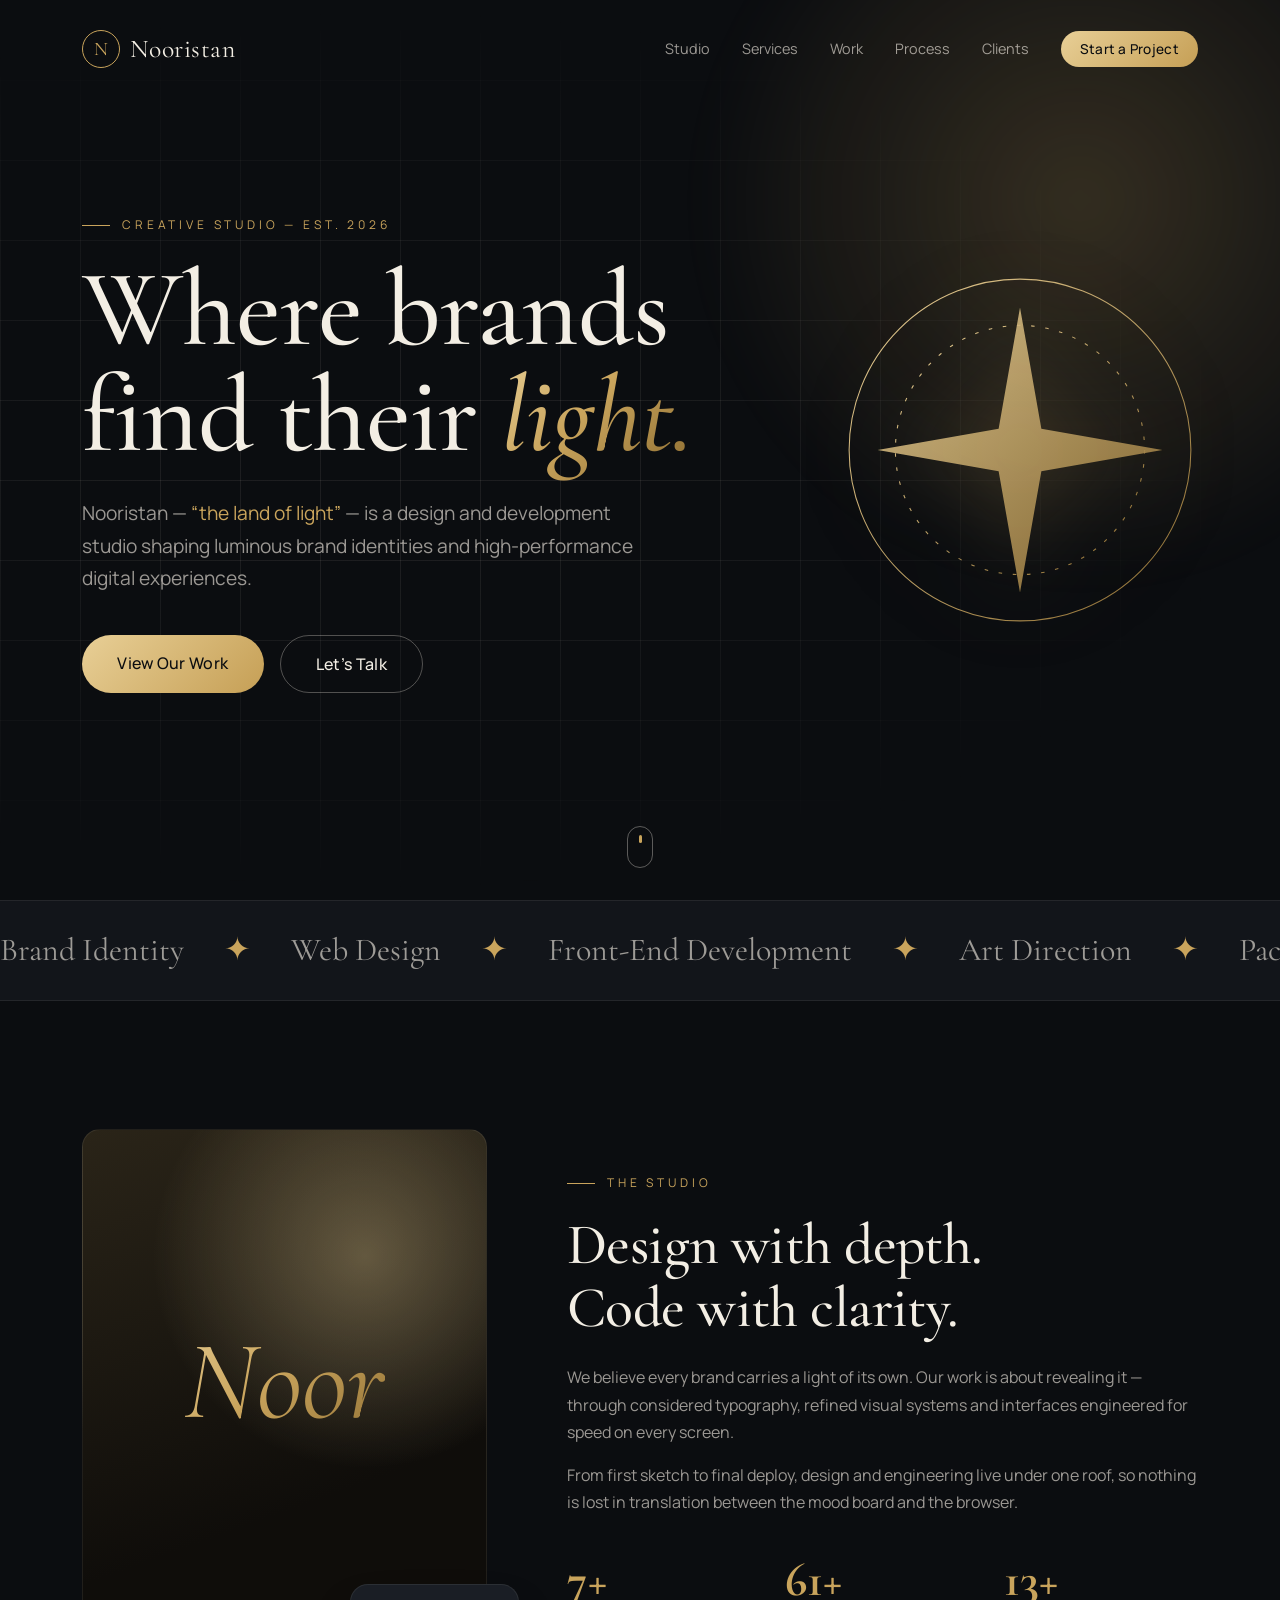
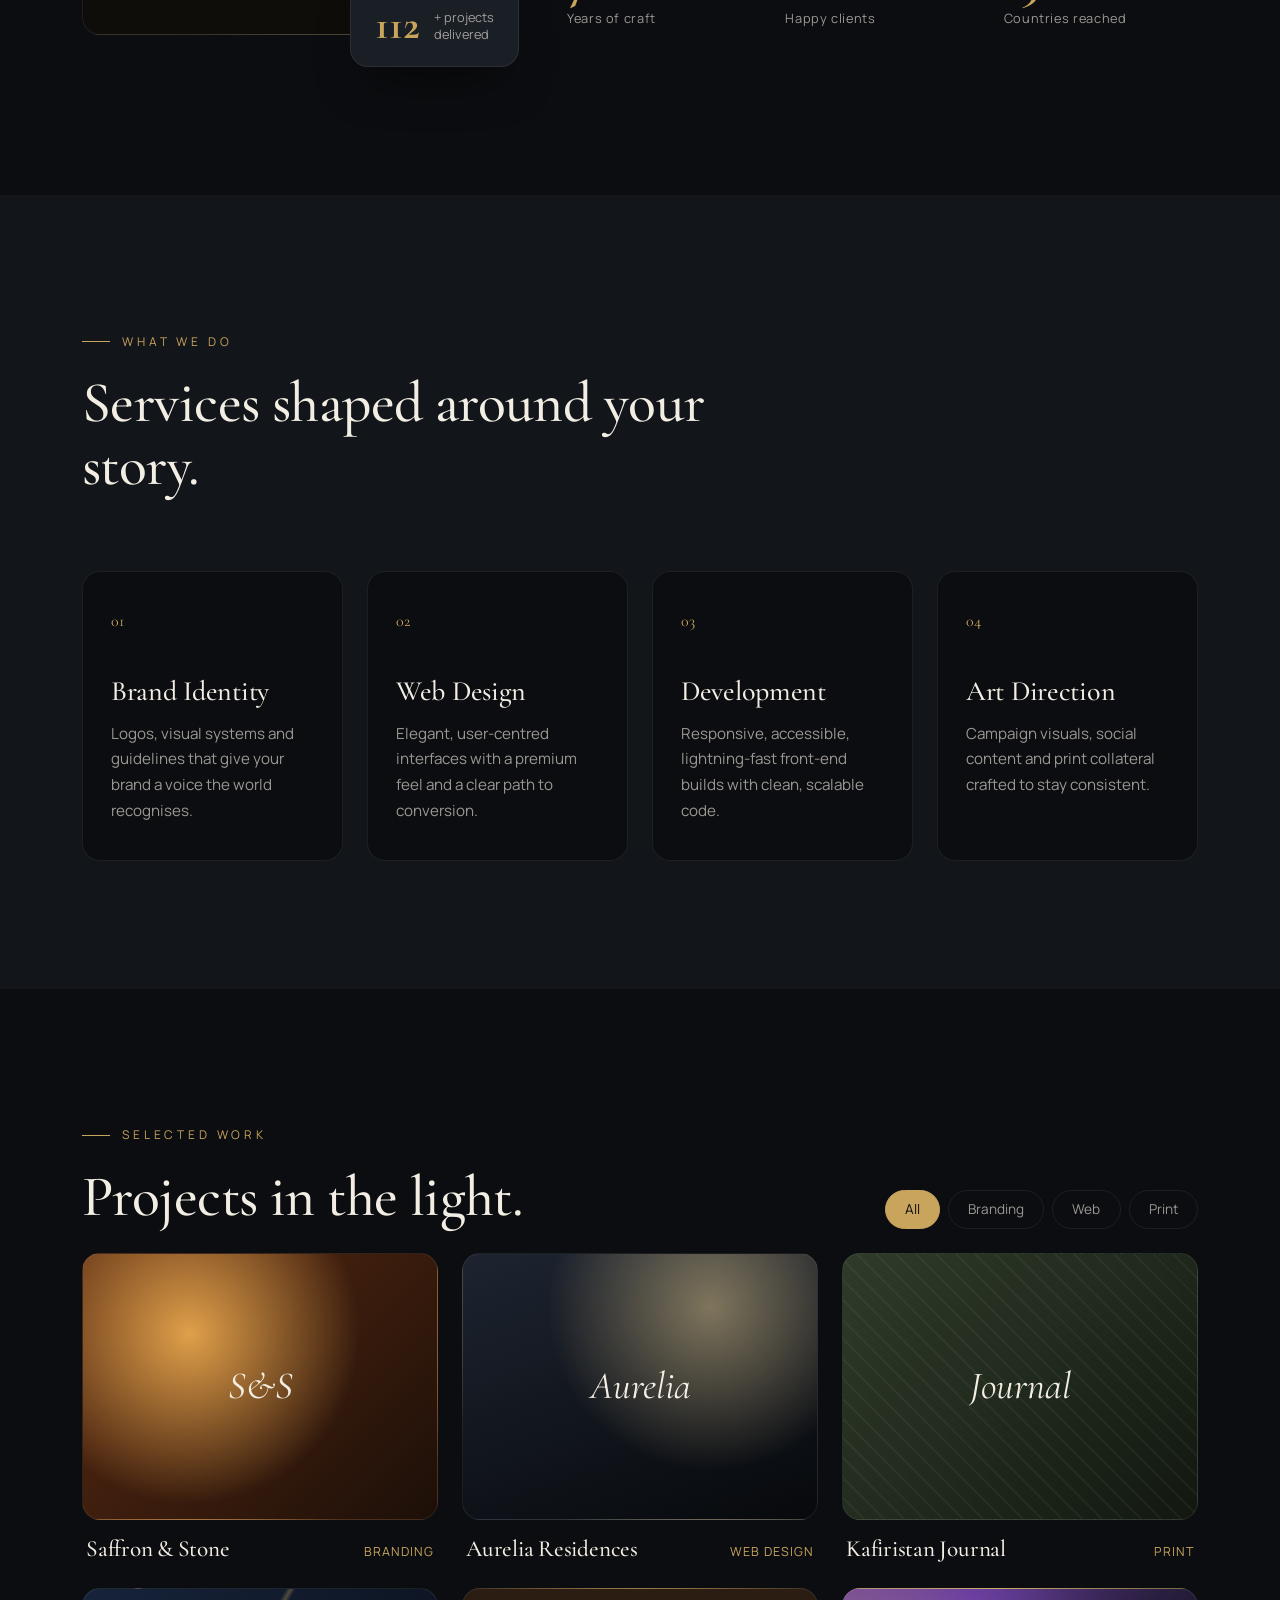
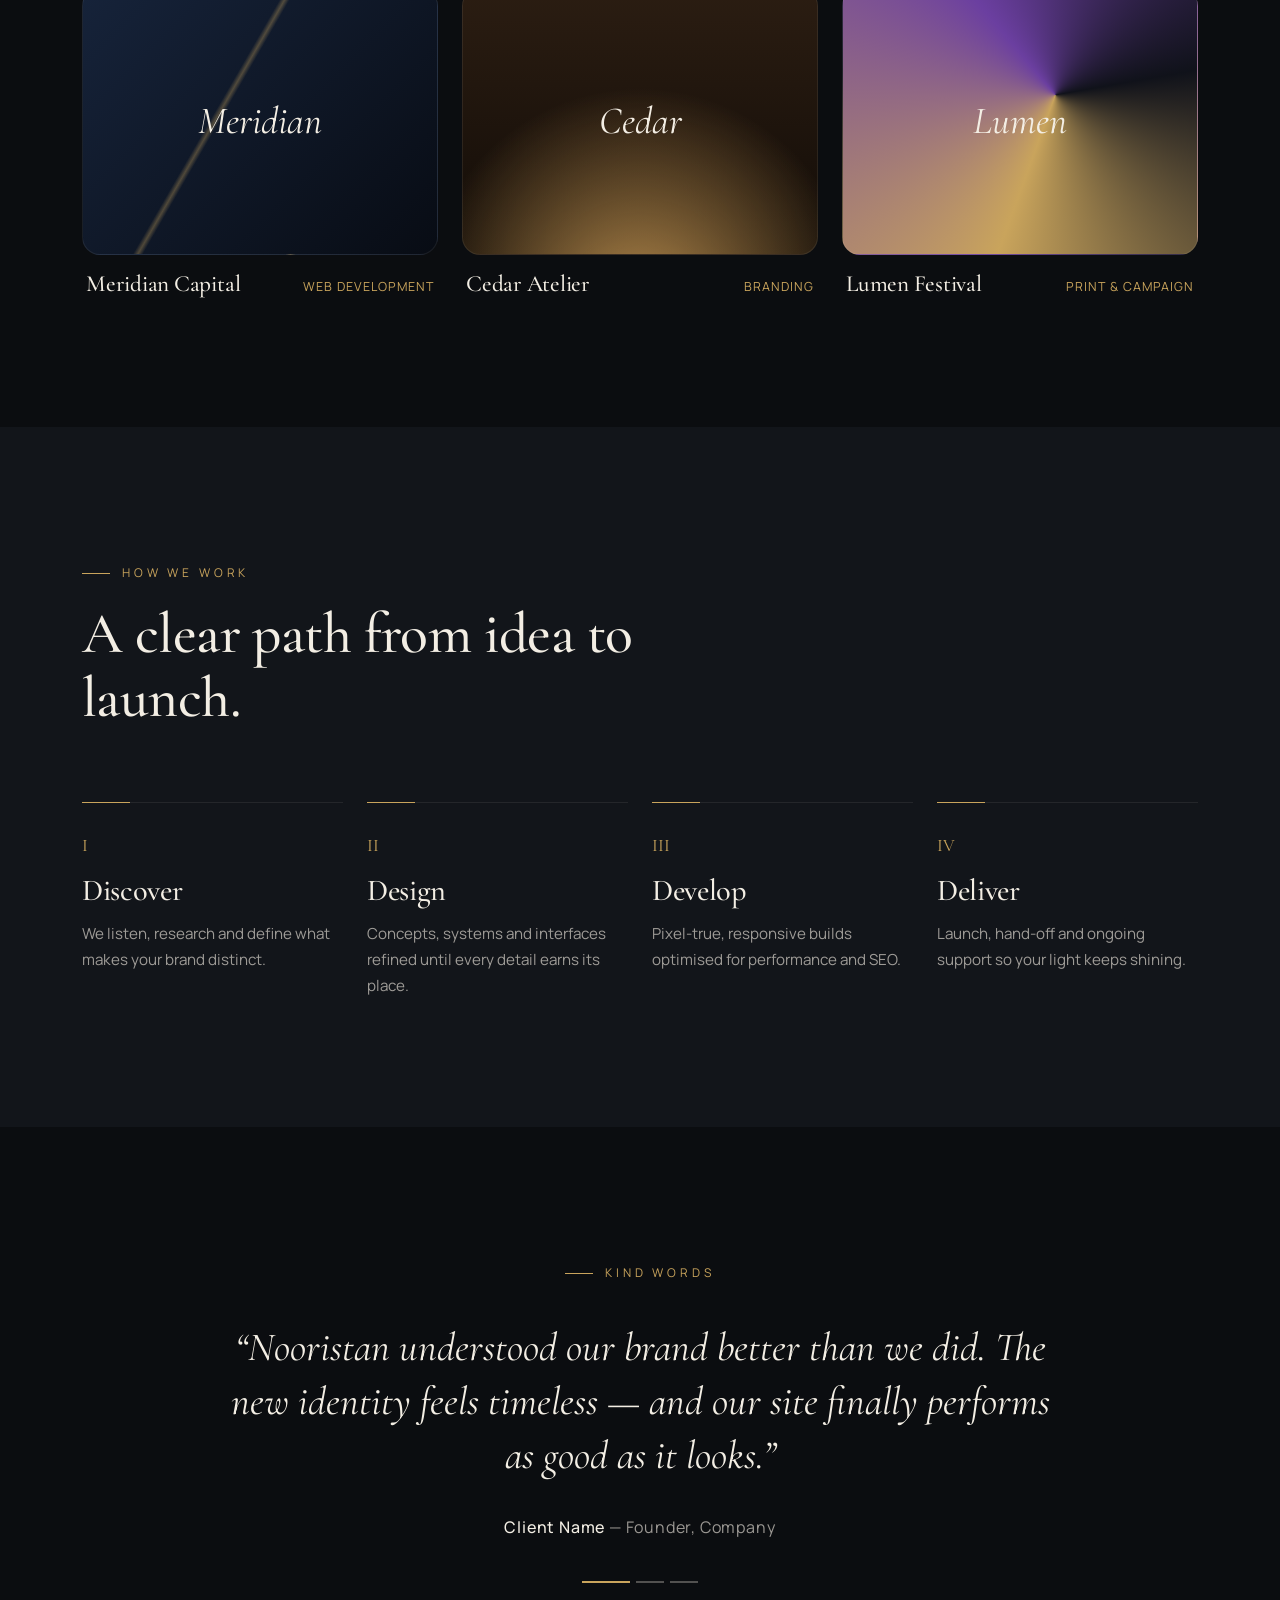
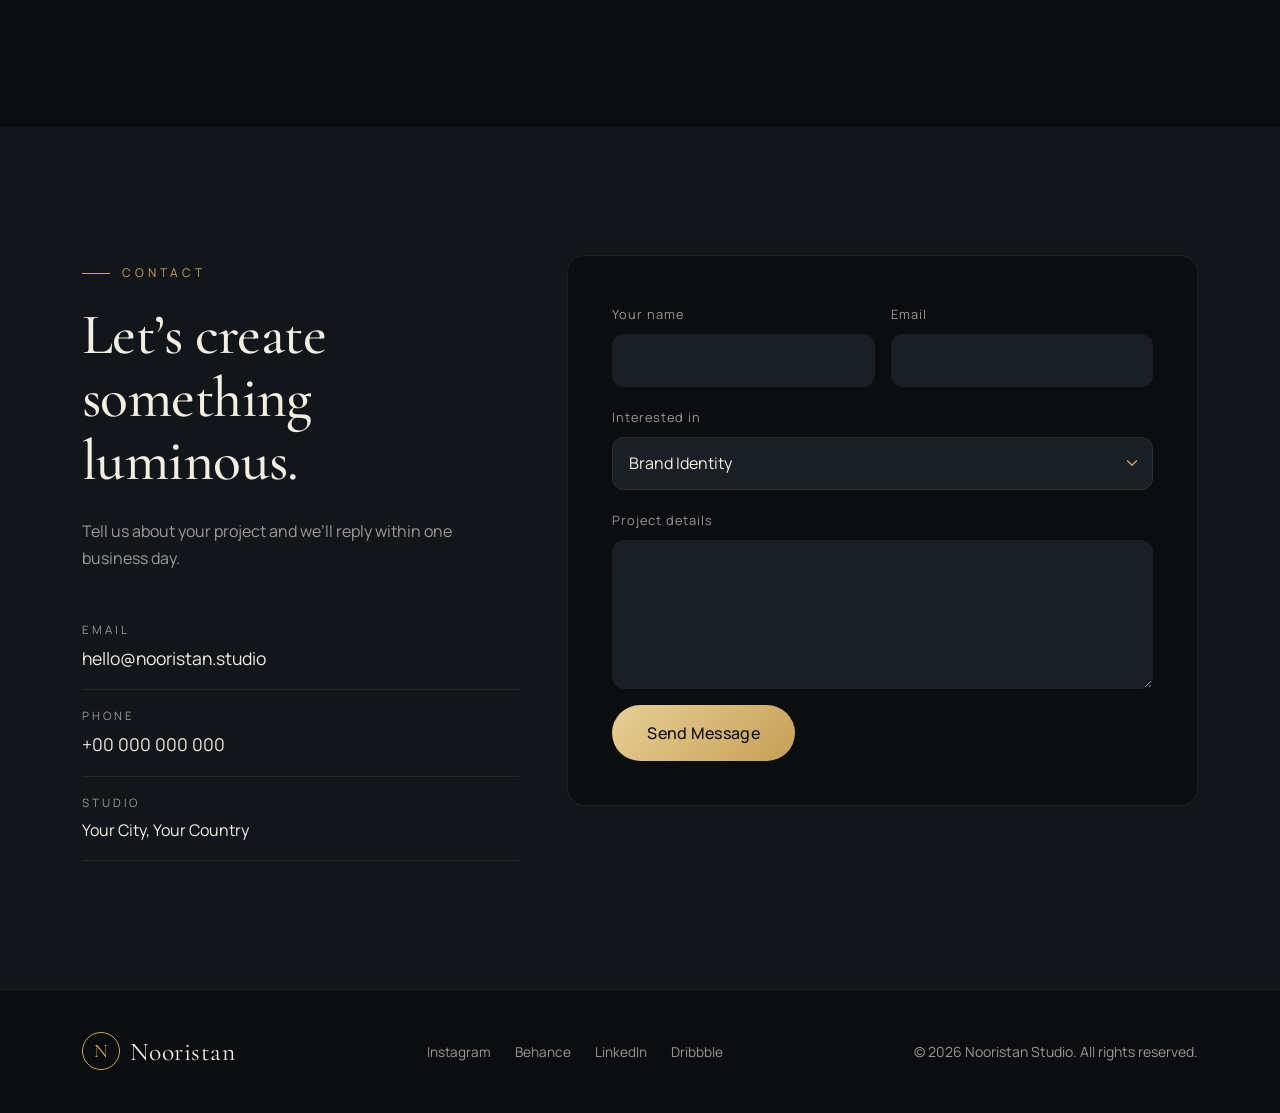
<file: index.html>
<!DOCTYPE html>
<html lang="en">
<head>
  <meta charset="UTF-8">
  <meta name="viewport" content="width=device-width, initial-scale=1.0">
  <title>Nooristan — Creative Studio</title>
  <meta name="description" content="Nooristan is a creative studio crafting brand identities, digital experiences and visual stories with light, precision and purpose.">
  <meta name="theme-color" content="#0b0d10">

  <link rel="preconnect" href="https://fonts.googleapis.com">
  <link rel="preconnect" href="https://fonts.gstatic.com" crossorigin>
  <link href="https://fonts.googleapis.com/css2?family=Cormorant+Garamond:ital,wght@0,400;0,500;0,600;1,400&family=Manrope:wght@300;400;500;600&display=swap" rel="stylesheet">
  <link rel="stylesheet" href="https://cdn.jsdelivr.net/npm/bootstrap@5.3.3/dist/css/bootstrap.min.css">
  <link rel="stylesheet" href="assets/css/style.css">
</head>
<body data-bs-spy="scroll" data-bs-target="#mainNav" data-bs-offset="90">

  <!-- Preloader -->
  <div class="preloader" aria-hidden="true">
    <span class="preloader-mark">N</span>
  </div>

  <!-- Navigation -->
  <nav id="mainNav" class="navbar navbar-expand-lg fixed-top">
    <div class="container">
      <a class="navbar-brand" href="#home">
        <span class="brand-mark">N</span> Nooristan
      </a>
      <button class="navbar-toggler" type="button" data-bs-toggle="collapse" data-bs-target="#navMenu" aria-controls="navMenu" aria-expanded="false" aria-label="Toggle navigation">
        <span class="toggler-line"></span>
        <span class="toggler-line"></span>
      </button>
      <div class="collapse navbar-collapse" id="navMenu">
        <ul class="navbar-nav ms-auto align-items-lg-center">
          <li class="nav-item"><a class="nav-link" href="#about">Studio</a></li>
          <li class="nav-item"><a class="nav-link" href="#services">Services</a></li>
          <li class="nav-item"><a class="nav-link" href="#work">Work</a></li>
          <li class="nav-item"><a class="nav-link" href="#process">Process</a></li>
          <li class="nav-item"><a class="nav-link" href="#testimonials">Clients</a></li>
          <li class="nav-item ms-lg-3"><a class="btn btn-gold btn-sm" href="#contact">Start a Project</a></li>
        </ul>
      </div>
    </div>
  </nav>

  <!-- Hero -->
  <header id="home" class="hero">
    <div class="hero-glow"></div>
    <div class="hero-grid"></div>
    <div class="container position-relative">
      <div class="row align-items-center min-vh-100 py-5">
        <div class="col-lg-8">
          <p class="eyebrow reveal">Creative Studio — Est. 2026</p>
          <h1 class="hero-title reveal">
            Where brands<br>
            find their <em>light.</em>
          </h1>
          <p class="hero-lead reveal">
            Nooristan — <span class="text-gold">“the land of light”</span> — is a design and development studio
            shaping luminous brand identities and high-performance digital experiences.
          </p>
          <div class="d-flex flex-wrap gap-3 reveal">
            <a href="#work" class="btn btn-gold btn-lg">View Our Work</a>
            <a href="#contact" class="btn btn-outline-ivory btn-lg">Let’s Talk</a>
          </div>
        </div>
        <div class="col-lg-4 d-none d-lg-block">
          <div class="hero-emblem reveal">
            <svg viewBox="0 0 200 200" aria-hidden="true">
              <defs>
                <linearGradient id="g1" x1="0" y1="0" x2="1" y2="1">
                  <stop offset="0" stop-color="#e8cf96"/>
                  <stop offset="1" stop-color="#8a6a2f"/>
                </linearGradient>
              </defs>
              <circle cx="100" cy="100" r="96" fill="none" stroke="url(#g1)" stroke-width=".6"/>
              <circle cx="100" cy="100" r="70" fill="none" stroke="url(#g1)" stroke-width=".6" stroke-dasharray="2 6"/>
              <path d="M100 20 L112 88 L180 100 L112 112 L100 180 L88 112 L20 100 L88 88 Z" fill="url(#g1)" opacity=".9"/>
            </svg>
          </div>
        </div>
      </div>
    </div>
    <a href="#about" class="scroll-cue" aria-label="Scroll to studio section"><span></span></a>
  </header>

  <!-- Marquee -->
  <div class="marquee" aria-hidden="true">
    <div class="marquee-track">
      <span>Brand Identity</span><span>✦</span><span>Web Design</span><span>✦</span><span>Front-End Development</span><span>✦</span>
      <span>Art Direction</span><span>✦</span><span>Packaging</span><span>✦</span><span>UI Design</span><span>✦</span>
      <span>Brand Identity</span><span>✦</span><span>Web Design</span><span>✦</span><span>Front-End Development</span><span>✦</span>
      <span>Art Direction</span><span>✦</span><span>Packaging</span><span>✦</span><span>UI Design</span><span>✦</span>
    </div>
  </div>

  <!-- About -->
  <section id="about" class="section">
    <div class="container">
      <div class="row g-4 g-lg-5 align-items-center">
        <div class="col-lg-5">
          <div class="about-visual reveal">
            <div class="about-frame">
              <span class="about-word">Noor</span>
            </div>
            <div class="about-badge">
              <strong data-count="120">0</strong><span>+ projects<br>delivered</span>
            </div>
          </div>
        </div>
        <div class="col-lg-7">
          <p class="eyebrow reveal">The Studio</p>
          <h2 class="section-title reveal">Design with depth.<br>Code with clarity.</h2>
          <p class="text-muted-ivory reveal">
            We believe every brand carries a light of its own. Our work is about revealing it — through
            considered typography, refined visual systems and interfaces engineered for speed on every screen.
          </p>
          <p class="text-muted-ivory reveal">
            From first sketch to final deploy, design and engineering live under one roof, so nothing is lost
            in translation between the mood board and the browser.
          </p>
          <div class="row g-4 mt-2 stats">
            <div class="col-4 reveal"><strong data-count="8">0</strong><span>Years of craft</span></div>
            <div class="col-4 reveal"><strong data-count="65">0</strong><span>Happy clients</span></div>
            <div class="col-4 reveal"><strong data-count="14">0</strong><span>Countries reached</span></div>
          </div>
        </div>
      </div>
    </div>
  </section>

  <!-- Services -->
  <section id="services" class="section section-alt">
    <div class="container">
      <div class="row mb-5">
        <div class="col-lg-7">
          <p class="eyebrow reveal">What We Do</p>
          <h2 class="section-title reveal">Services shaped around your story.</h2>
        </div>
      </div>
      <div class="row g-4">
        <div class="col-md-6 col-lg-3">
          <article class="service-card reveal">
            <span class="service-num">01</span>
            <h3>Brand Identity</h3>
            <p>Logos, visual systems and guidelines that give your brand a voice the world recognises.</p>
          </article>
        </div>
        <div class="col-md-6 col-lg-3">
          <article class="service-card reveal">
            <span class="service-num">02</span>
            <h3>Web Design</h3>
            <p>Elegant, user-centred interfaces with a premium feel and a clear path to conversion.</p>
          </article>
        </div>
        <div class="col-md-6 col-lg-3">
          <article class="service-card reveal">
            <span class="service-num">03</span>
            <h3>Development</h3>
            <p>Responsive, accessible, lightning-fast front-end builds with clean, scalable code.</p>
          </article>
        </div>
        <div class="col-md-6 col-lg-3">
          <article class="service-card reveal">
            <span class="service-num">04</span>
            <h3>Art Direction</h3>
            <p>Campaign visuals, social content and print collateral crafted to stay consistent.</p>
          </article>
        </div>
      </div>
    </div>
  </section>

  <!-- Work / Portfolio -->
  <section id="work" class="section">
    <div class="container">
      <div class="row align-items-end mb-4 g-3">
        <div class="col-lg-6">
          <p class="eyebrow reveal">Selected Work</p>
          <h2 class="section-title reveal mb-0">Projects in the light.</h2>
        </div>
        <div class="col-lg-6">
          <ul class="work-filter reveal" role="tablist">
            <li><button class="active" data-filter="all">All</button></li>
            <li><button data-filter="branding">Branding</button></li>
            <li><button data-filter="web">Web</button></li>
            <li><button data-filter="print">Print</button></li>
          </ul>
        </div>
      </div>

      <div class="row g-4 work-grid">
        <div class="col-md-6 col-lg-4 work-item" data-category="branding">
          <a href="#" class="work-card reveal" data-bs-toggle="modal" data-bs-target="#workModal"
             data-title="Saffron &amp; Stone" data-cat="Branding" data-art="art-1"
             data-desc="A full identity for a luxury spice house — gilded monogram, warm earth palette and packaging system.">
            <div class="work-art art-1"><span>S&amp;S</span></div>
            <div class="work-meta"><h3>Saffron &amp; Stone</h3><span>Branding</span></div>
          </a>
        </div>
        <div class="col-md-6 col-lg-4 work-item" data-category="web">
          <a href="#" class="work-card reveal" data-bs-toggle="modal" data-bs-target="#workModal"
             data-title="Aurelia Residences" data-cat="Web Design" data-art="art-2"
             data-desc="A dark-mode real-estate experience with cinematic scroll, booking flow and sub-second load times.">
            <div class="work-art art-2"><span>Aurelia</span></div>
            <div class="work-meta"><h3>Aurelia Residences</h3><span>Web Design</span></div>
          </a>
        </div>
        <div class="col-md-6 col-lg-4 work-item" data-category="print">
          <a href="#" class="work-card reveal" data-bs-toggle="modal" data-bs-target="#workModal"
             data-title="Kafiristan Journal" data-cat="Print" data-art="art-3"
             data-desc="Editorial design for a travel quarterly celebrating mountain cultures, cedar forests and craft.">
            <div class="work-art art-3"><span>Journal</span></div>
            <div class="work-meta"><h3>Kafiristan Journal</h3><span>Print</span></div>
          </a>
        </div>
        <div class="col-md-6 col-lg-4 work-item" data-category="web">
          <a href="#" class="work-card reveal" data-bs-toggle="modal" data-bs-target="#workModal"
             data-title="Meridian Capital" data-cat="Web Development" data-art="art-4"
             data-desc="A corporate site for an investment firm — data-rich, accessible and built on a reusable component system.">
            <div class="work-art art-4"><span>Meridian</span></div>
            <div class="work-meta"><h3>Meridian Capital</h3><span>Web Development</span></div>
          </a>
        </div>
        <div class="col-md-6 col-lg-4 work-item" data-category="branding">
          <a href="#" class="work-card reveal" data-bs-toggle="modal" data-bs-target="#workModal"
             data-title="Cedar Atelier" data-cat="Branding" data-art="art-5"
             data-desc="Identity and signage for a woodcraft atelier, inspired by hand-carved patterns from the valleys.">
            <div class="work-art art-5"><span>Cedar</span></div>
            <div class="work-meta"><h3>Cedar Atelier</h3><span>Branding</span></div>
          </a>
        </div>
        <div class="col-md-6 col-lg-4 work-item" data-category="print">
          <a href="#" class="work-card reveal" data-bs-toggle="modal" data-bs-target="#workModal"
             data-title="Lumen Festival" data-cat="Print &amp; Campaign" data-art="art-6"
             data-desc="Posters, tickets and outdoor campaign for a festival of light and music.">
            <div class="work-art art-6"><span>Lumen</span></div>
            <div class="work-meta"><h3>Lumen Festival</h3><span>Print &amp; Campaign</span></div>
          </a>
        </div>
      </div>
    </div>
  </section>

  <!-- Process -->
  <section id="process" class="section section-alt">
    <div class="container">
      <div class="row mb-5">
        <div class="col-lg-7">
          <p class="eyebrow reveal">How We Work</p>
          <h2 class="section-title reveal">A clear path from idea to launch.</h2>
        </div>
      </div>
      <div class="row g-4 process">
        <div class="col-sm-6 col-lg-3 reveal"><div class="process-step"><span>I</span><h3>Discover</h3><p>We listen, research and define what makes your brand distinct.</p></div></div>
        <div class="col-sm-6 col-lg-3 reveal"><div class="process-step"><span>II</span><h3>Design</h3><p>Concepts, systems and interfaces refined until every detail earns its place.</p></div></div>
        <div class="col-sm-6 col-lg-3 reveal"><div class="process-step"><span>III</span><h3>Develop</h3><p>Pixel-true, responsive builds optimised for performance and SEO.</p></div></div>
        <div class="col-sm-6 col-lg-3 reveal"><div class="process-step"><span>IV</span><h3>Deliver</h3><p>Launch, hand-off and ongoing support so your light keeps shining.</p></div></div>
      </div>
    </div>
  </section>

  <!-- Testimonials -->
  <section id="testimonials" class="section">
    <div class="container">
      <div class="row justify-content-center text-center">
        <div class="col-lg-9">
          <p class="eyebrow reveal">Kind Words</p>
          <div id="quoteCarousel" class="carousel slide reveal" data-bs-ride="carousel" data-bs-interval="6000">
            <div class="carousel-inner">
              <div class="carousel-item active">
                <blockquote class="quote">“Nooristan understood our brand better than we did. The new identity feels timeless — and our site finally performs as good as it looks.”</blockquote>
                <p class="quote-author">Client Name <span>— Founder, Company</span></p>
              </div>
              <div class="carousel-item">
                <blockquote class="quote">“Rare to find designers who also write such clean code. Every screen was polished, every deadline met.”</blockquote>
                <p class="quote-author">Client Name <span>— Marketing Lead, Company</span></p>
              </div>
              <div class="carousel-item">
                <blockquote class="quote">“From the first call to launch day, the process felt calm, considered and genuinely collaborative.”</blockquote>
                <p class="quote-author">Client Name <span>— CEO, Company</span></p>
              </div>
            </div>
            <div class="carousel-indicators position-static mt-4">
              <button type="button" data-bs-target="#quoteCarousel" data-bs-slide-to="0" class="active" aria-current="true" aria-label="Testimonial 1"></button>
              <button type="button" data-bs-target="#quoteCarousel" data-bs-slide-to="1" aria-label="Testimonial 2"></button>
              <button type="button" data-bs-target="#quoteCarousel" data-bs-slide-to="2" aria-label="Testimonial 3"></button>
            </div>
          </div>
        </div>
      </div>
    </div>
  </section>

  <!-- Contact -->
  <section id="contact" class="section section-alt">
    <div class="container">
      <div class="row g-4 g-lg-5">
        <div class="col-lg-5">
          <p class="eyebrow reveal">Contact</p>
          <h2 class="section-title reveal">Let’s create something luminous.</h2>
          <p class="text-muted-ivory reveal">Tell us about your project and we’ll reply within one business day.</p>
          <ul class="contact-list reveal">
            <li><span>Email</span><a href="mailto:hello@nooristan.studio">hello@nooristan.studio</a></li>
            <li><span>Phone</span><a href="tel:+000000000">+00 000 000 000</a></li>
            <li><span>Studio</span>Your City, Your Country</li>
          </ul>
        </div>
        <div class="col-lg-7">
          <form id="contactForm" class="contact-form reveal" novalidate>
            <div class="row g-3">
              <div class="col-md-6">
                <label for="name" class="form-label">Your name</label>
                <input type="text" class="form-control" id="name" required>
                <div class="invalid-feedback">Please enter your name.</div>
              </div>
              <div class="col-md-6">
                <label for="email" class="form-label">Email</label>
                <input type="email" class="form-control" id="email" required>
                <div class="invalid-feedback">Please enter a valid email.</div>
              </div>
              <div class="col-12">
                <label for="service" class="form-label">Interested in</label>
                <select class="form-select" id="service">
                  <option>Brand Identity</option>
                  <option>Web Design &amp; Development</option>
                  <option>Art Direction</option>
                  <option>Something else</option>
                </select>
              </div>
              <div class="col-12">
                <label for="message" class="form-label">Project details</label>
                <textarea class="form-control" id="message" rows="5" required></textarea>
                <div class="invalid-feedback">Please share a few details.</div>
              </div>
              <div class="col-12 d-flex align-items-center gap-3 flex-wrap">
                <button type="submit" class="btn btn-gold btn-lg">Send Message</button>
                <span class="form-status" role="status"></span>
              </div>
            </div>
          </form>
        </div>
      </div>
    </div>
  </section>

  <!-- Footer -->
  <footer class="footer">
    <div class="container d-flex flex-column flex-md-row justify-content-between align-items-center gap-3">
      <a class="navbar-brand" href="#home"><span class="brand-mark">N</span> Nooristan</a>
      <ul class="social">
        <li><a href="#" aria-label="Instagram">Instagram</a></li>
        <li><a href="#" aria-label="Behance">Behance</a></li>
        <li><a href="#" aria-label="LinkedIn">LinkedIn</a></li>
        <li><a href="#" aria-label="Dribbble">Dribbble</a></li>
      </ul>
      <p class="mb-0 small">© <span id="year"></span> Nooristan Studio. All rights reserved.</p>
    </div>
  </footer>

  <a href="#home" class="back-to-top" aria-label="Back to top">↑</a>

  <!-- Project modal -->
  <div class="modal fade" id="workModal" tabindex="-1" aria-labelledby="workModalTitle" aria-hidden="true">
    <div class="modal-dialog modal-dialog-centered modal-lg">
      <div class="modal-content">
        <button type="button" class="btn-close btn-close-white" data-bs-dismiss="modal" aria-label="Close"></button>
        <div class="work-art modal-art"><span></span></div>
        <div class="modal-body p-4 p-md-5">
          <p class="eyebrow mb-2" id="workModalCat"></p>
          <h3 class="section-title h2" id="workModalTitle"></h3>
          <p class="text-muted-ivory mb-0" id="workModalDesc"></p>
        </div>
      </div>
    </div>
  </div>

  <script src="https://code.jquery.com/jquery-3.7.1.min.js"></script>
  <script src="https://cdn.jsdelivr.net/npm/bootstrap@5.3.3/dist/js/bootstrap.bundle.min.js"></script>
  <script src="assets/js/main.js"></script>
</body>
</html>
</file>
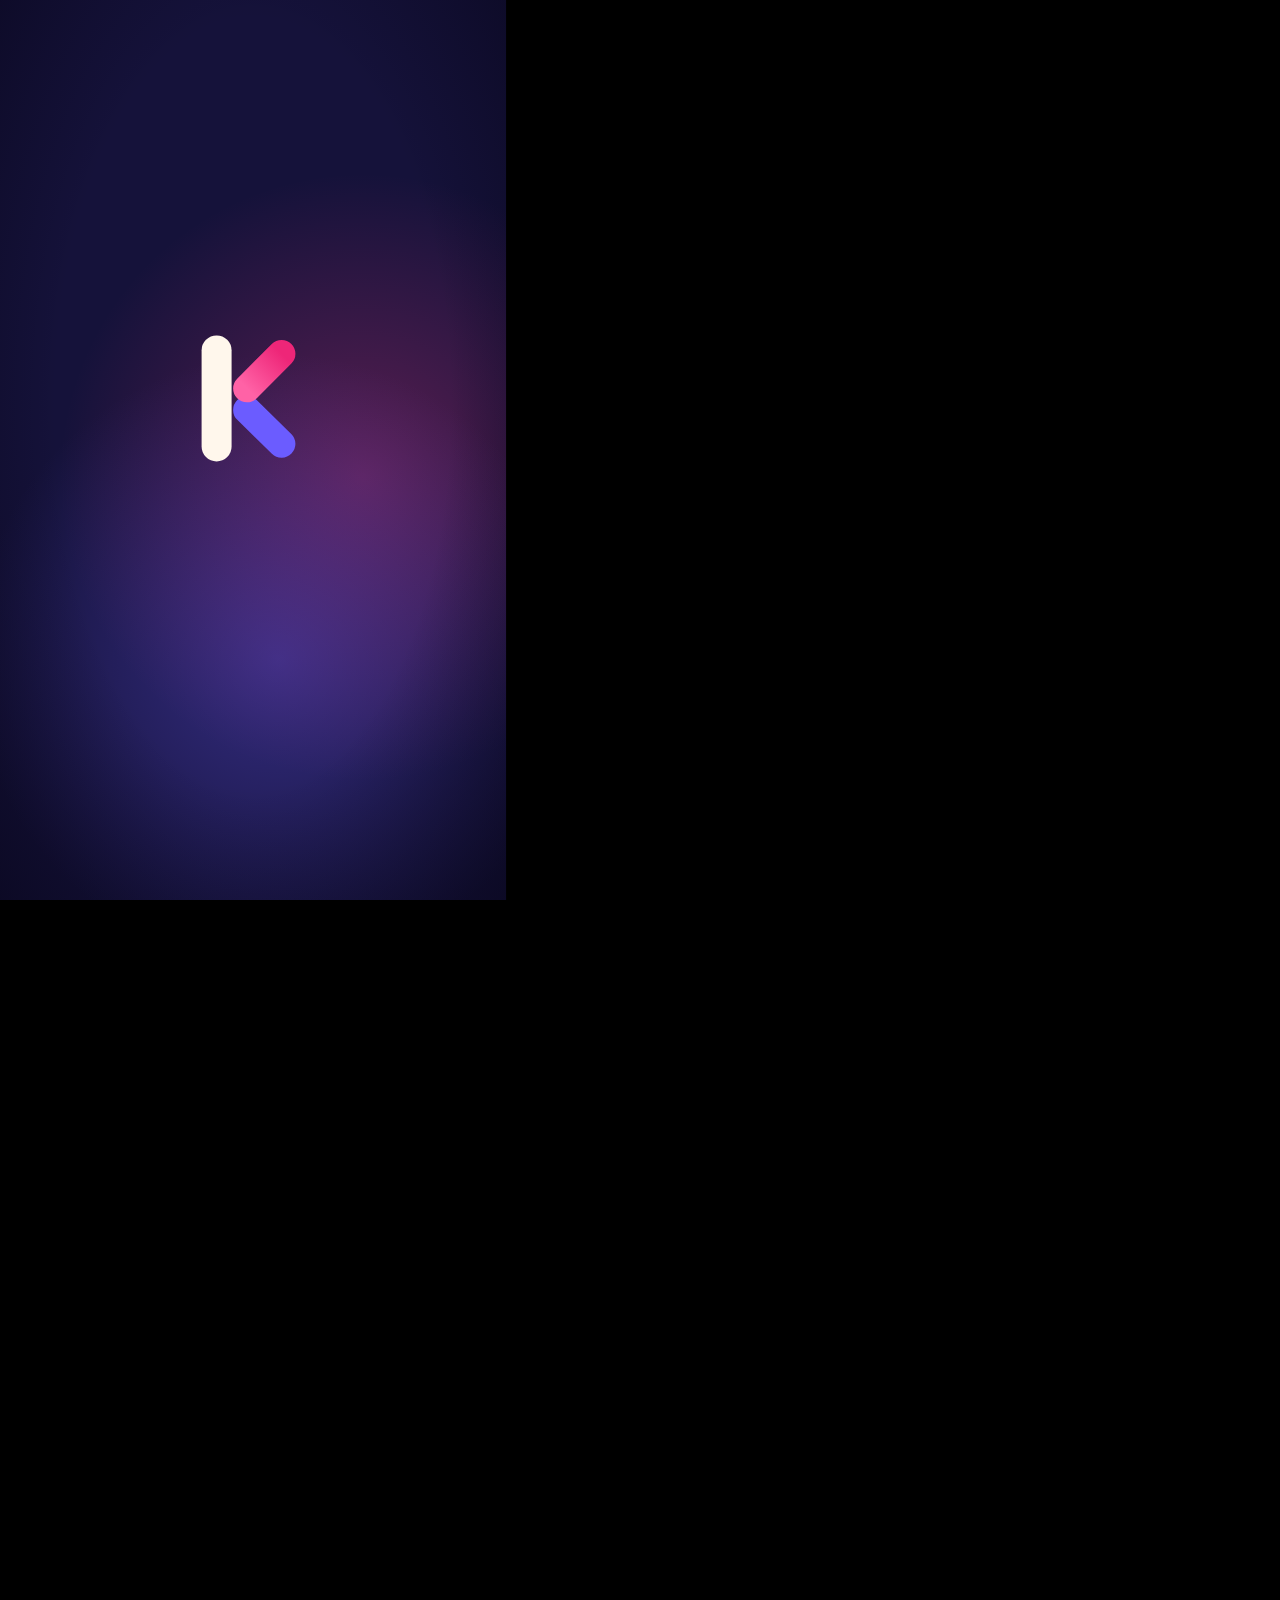
<file: klipp-launch-video/index.html>
<!doctype html>
<html lang="en">
<head>
<meta charset="utf-8">
<title>Klipp Launch Film</title>
<meta name="viewport" content="width=1080">
<link rel="stylesheet" href="fonts/fonts.css">
<style>
  :root{
    --ink:#15123A; --ink2:#1E1A4A; --ink3:#2A2563;
    --cream:#FFF7EC; --pink:#FF3D8B; --pink2:#F0287A; --violet:#6B5CFF; --yellow:#FFD84D;
    --display:'Bricolage Grotesque',sans-serif; --ui:'Plus Jakarta Sans',sans-serif;
    --mono:'JetBrains Mono',monospace; --urdu:'Noto Nastaliq Urdu',serif;
  }
  *{box-sizing:border-box;margin:0;padding:0}
  html,body{background:#000;overflow:hidden}
  body{width:1080px;height:1920px}
  #stage{position:absolute;left:0;top:0;width:1080px;height:1920px;overflow:hidden;background:var(--ink);
    font-family:var(--ui);color:var(--cream);transform-origin:50% 50%}
  .abs{position:absolute}
  .full{position:absolute;left:0;top:0;width:1080px;height:1920px}
  section{position:absolute;left:0;top:0;width:1080px;height:1920px;display:none}
  .glow{position:absolute;width:1400px;height:1400px;border-radius:50%;left:-160px;top:260px}
  #glowA{background:radial-gradient(circle,rgba(255,61,139,.30) 0%,rgba(255,61,139,0) 62%)}
  #glowB{background:radial-gradient(circle,rgba(107,92,255,.36) 0%,rgba(107,92,255,0) 62%)}
  #bgCream{background:var(--cream);opacity:0}
  #vignette{background:radial-gradient(ellipse at 50% 45%,rgba(0,0,0,0) 55%,rgba(5,3,20,.55) 100%);pointer-events:none}
  .mono{font-family:var(--mono);font-weight:500;letter-spacing:.22em;text-transform:uppercase}
  .disp{font-family:var(--display);font-weight:800;letter-spacing:-.035em;line-height:1}
  .mask{overflow:hidden;padding:0 .06em .08em}
  .inner{display:block;will-change:transform}
  .center{left:0;width:1080px;text-align:center}

  /* Logo */
  .logo svg{width:100%;height:100%;overflow:visible}
  .word{font-family:var(--display);font-weight:800;color:var(--cream);letter-spacing:-.04em;line-height:1;white-space:nowrap}
  .word .l{display:inline-block}
  .wordmask{overflow:hidden;padding:0 .05em .12em}

  /* Wipes */
  .wipe{position:absolute;width:4400px;height:2400px;left:-1660px;top:-240px;border-radius:1200px;display:none}

  /* Scene 2 chips */
  .chipwrap{position:absolute;transform:translate(-50%,-50%)}
  .chip{display:inline-flex;align-items:center;gap:22px;padding:28px 48px;border-radius:999px;font-weight:800;font-size:58px;
    white-space:nowrap;box-shadow:0 18px 40px rgba(21,18,58,.18)}
  .chip svg{width:52px;height:52px}
  .pile{position:absolute;left:0;top:0;width:1080px;height:1920px}

  /* Scene 4 phone */
  #phone{left:220px;top:540px;width:640px;height:1280px;border-radius:84px;background:#0D0B26;padding:14px;
    box-shadow:0 0 0 3px #2E2968,0 60px 120px rgba(0,0,0,.55),0 0 160px rgba(107,92,255,.25)}
  #screen{position:relative;width:612px;height:1252px;border-radius:70px;background:var(--ink);overflow:hidden}
  .sbar{position:absolute;top:30px;font-weight:700;font-size:24px}
  .tbtn{position:absolute;top:84px;height:52px;border-radius:26px;display:flex;align-items:center;justify-content:center;font-weight:700;font-size:22px}
  #preview{position:absolute;left:24px;top:156px;width:564px;height:690px;border-radius:30px;overflow:hidden;
    background:radial-gradient(ellipse at 50% 30%,#5A4CC4 0%,#2E2678 45%,#191543 100%)}
  #cap{position:absolute;left:0;width:564px;top:440px;height:220px;display:flex;align-items:center;justify-content:center}
  .capR{position:absolute;width:520px;text-align:center;font-family:var(--display);font-weight:800;font-size:58px;line-height:1.08;
    text-transform:uppercase;letter-spacing:-.01em;color:#fff;text-shadow:0 4px 0 rgba(0,0,0,.35),0 0 24px rgba(0,0,0,.35)}
  .capR .w{display:inline-block;margin:0 8px}
  .capR .hl{background:var(--yellow);color:var(--ink);padding:0 14px;border-radius:12px;text-shadow:none}
  .capU{position:absolute;width:540px;text-align:center;direction:rtl;font-family:var(--urdu);font-size:52px;line-height:2.05;color:#fff;
    text-shadow:0 4px 18px rgba(0,0,0,.55)}
  .capB{position:absolute;width:540px;text-align:center}
  .capB .rb{display:inline-block;background:rgba(15,12,40,.72);border-radius:16px;padding:12px 22px;font-weight:700;font-size:34px;line-height:1.3;color:#fff;max-width:470px}
  .capB .ub{direction:rtl;font-family:var(--urdu);font-size:40px;line-height:2;color:#fff;margin-top:-6px;text-shadow:0 4px 18px rgba(0,0,0,.55)}
  #seg{left:150px;top:378px;width:780px;height:96px;border-radius:48px;background:var(--ink2);box-shadow:inset 0 0 0 2px rgba(255,255,255,.06)}
  #segHL{position:absolute;top:8px;left:8px;width:183px;height:80px;border-radius:40px;background:linear-gradient(120deg,#FF5FA2,#F0287A)}
  .segL{position:absolute;top:0;height:96px;width:191px;display:flex;align-items:center;justify-content:center;font-weight:700;font-size:32px}
  #touch{width:120px;height:120px;margin:-60px 0 0 -60px;border-radius:50%;background:rgba(255,255,255,.28);box-shadow:0 0 0 4px rgba(255,255,255,.7);opacity:0;z-index:50}
  .clip{position:absolute;top:0;height:84px;border-radius:14px}
  .tool{position:absolute;top:1160px;width:102px;text-align:center;font-size:19px;font-weight:600;color:rgba(255,247,236,.7)}
  .tool svg{display:block;margin:0 auto 6px;width:40px;height:40px}

  /* Scene 5 rows */
  .row{position:absolute;left:90px;width:900px;height:150px;border-radius:40px;background:var(--ink2);box-shadow:inset 0 0 0 2px rgba(255,255,255,.06);
    display:flex;align-items:center;padding:0 40px 0 34px}
  .chk{width:84px;height:84px;border-radius:50%;box-shadow:inset 0 0 0 4px rgba(255,247,236,.25);position:relative;flex:none}
  .chk .fill{position:absolute;inset:0;border-radius:50%;background:linear-gradient(135deg,#FF5FA2,#F0287A)}
  .chk svg{position:absolute;inset:0;width:84px;height:84px}
  .row .t{margin-left:30px;font-weight:800;font-size:48px;flex:1;white-space:nowrap;letter-spacing:-.01em}
  .row .tag{white-space:nowrap;font-family:var(--mono);font-size:20px;letter-spacing:.16em;padding:10px 16px;border-radius:12px;background:rgba(107,92,255,.22);color:#B9B0FF}

  /* Scene 6 */
  .q{position:absolute;top:0;height:88px;border-radius:44px;padding:0 34px;display:flex;align-items:center;font-weight:800;font-size:36px;
    background:var(--ink2);box-shadow:inset 0 0 0 2px rgba(255,255,255,.08);transform:translate(-50%,0)}
  #exBtn{left:150px;top:860px;width:780px;height:200px;border-radius:100px;overflow:hidden;background:linear-gradient(120deg,#FF5FA2,#F0287A);
    box-shadow:0 30px 80px rgba(255,61,139,.45)}
  #exTrack{position:absolute;inset:0;background:#2A2563}
  #exFill{position:absolute;left:0;top:0;bottom:0;width:0;background:linear-gradient(120deg,#FF5FA2,#F0287A)}
  .conf{position:absolute;left:0;top:0;border-radius:12px}
</style>
</head>
<body>
<div id="stage">
  <div id="bgInk" class="full"></div>
  <div id="glowA" class="glow"></div>
  <div id="glowB" class="glow"></div>
  <div id="bgCream" class="full"></div>

  <!-- 1 · Logo build -->
  <section id="s1">
    <div id="logo1" class="logo abs" style="left:330px;top:640px;width:420px;height:420px"></div>
    <div id="word1" class="word wordmask abs" style="left:400px;top:772px;font-size:232px"></div>
    <div id="sub1" class="abs center" style="top:1050px;font-weight:500;font-size:46px;color:rgba(255,247,236,.78)">The free video editor for Android</div>
  </section>

  <!-- 2 · The paywall problem -->
  <section id="s2">
    <div id="s2lab" class="abs center mono" style="top:300px;font-size:32px;color:var(--pink)">Most "free" editors</div>
    <div class="abs center" style="top:370px;color:var(--ink)">
      <div class="mask" style="display:inline-block"><span id="s2h1" class="inner disp" style="font-size:124px">Free to edit.</span></div><br>
      <div class="mask" style="display:inline-block"><span id="s2h2" class="inner disp" style="font-size:124px;color:var(--pink)">Pay to export?</span></div>
    </div>
    <div id="pileA" class="pile"></div>
    <div id="pileB" class="pile"></div>
    <div id="slash" class="abs" style="left:-120px;top:1374px;width:1340px;height:12px;border-radius:6px;background:var(--pink);
      transform-origin:0 50%;box-shadow:0 0 30px rgba(255,61,139,.9)"></div>
    <div id="kit" class="abs center disp" style="top:1000px;font-size:250px;color:var(--ink)">Klipp it<span style="color:var(--pink)">.</span></div>
    <div id="kitSub" class="abs center" style="top:1300px;font-weight:600;font-size:50px;color:rgba(21,18,58,.72)">Cut the paywall. Keep every tool.</div>
  </section>

  <!-- 3 · Manifesto -->
  <section id="s3">
    <div id="s3lab" class="abs mono" style="left:96px;top:470px;font-size:32px;color:var(--pink)">The Klipp promise</div>
    <div class="abs" style="left:80px;top:540px">
      <div class="mask"><span id="m1" class="inner disp" style="font-size:196px">Every</span></div>
      <div class="mask" style="margin-top:-30px"><span id="m2" class="inner disp" style="font-size:196px">editing</span></div>
      <div class="mask" style="margin-top:-30px"><span id="m3" class="inner disp" style="font-size:196px">tool.</span></div>
    </div>
    <div id="m4" class="abs disp" style="left:80px;top:1150px;font-size:330px;color:var(--pink);transform-origin:20% 60%">Free.</div>
    <div id="m5" class="abs disp" style="left:84px;top:1480px;font-size:230px;transform-origin:20% 60%">Forever.</div>
  </section>

  <!-- 4 · Captions in the editor -->
  <section id="s4">
    <div id="s4hd" class="abs center">
      <div class="mono" style="font-size:30px;color:var(--pink);margin-top:150px">Made for Pakistan</div>
      <div class="disp" style="font-size:118px;margin-top:22px">Auto captions</div>
    </div>
    <div id="seg" class="abs">
      <div id="segHL"></div>
      <div class="segL" style="left:4px">Roman</div>
      <div class="segL" style="left:195px;font-family:var(--urdu);font-size:34px;padding-top:6px">اردو</div>
      <div class="segL" style="left:386px">Both</div>
      <div class="segL" style="left:577px">English</div>
    </div>
    <div id="phone" class="abs">
      <div id="screen">
        <div class="sbar" style="left:52px">9:41</div>
        <div class="sbar" style="right:52px;font-size:20px;letter-spacing:.08em">5G ▮▮▮</div>
        <div class="tbtn" style="left:28px;width:52px;background:var(--ink2)">‹</div>
        <div class="tbtn mono" style="left:206px;width:200px;background:var(--ink2);font-size:20px;letter-spacing:.06em">1080p · 30</div>
        <div class="tbtn" style="right:28px;width:118px;background:linear-gradient(120deg,#FF5FA2,#F0287A)">Export</div>
        <div id="preview">
          <div class="abs" style="left:82px;top:70px;width:400px;height:400px;border-radius:50%;background:radial-gradient(circle,rgba(255,214,170,.45),rgba(255,214,170,0) 65%)"></div>
          <div class="abs" style="left:207px;top:165px;width:150px;height:150px;border-radius:50%;background:radial-gradient(circle at 40% 35%,#E2B184,#B98058)"></div>
          <div class="abs" style="left:132px;top:330px;width:300px;height:420px;border-radius:150px 150px 40px 40px;background:linear-gradient(#221C5A,#15123A)"></div>
          <div id="cap">
            <div id="capR" class="capR"></div>
            <div id="capU" class="capU">آج ہم سیکھیں گے <span style="color:var(--pink)">ویڈیو</span><br>کیسے ایڈٹ کرتے ہیں</div>
            <div id="capB" class="capB"><div class="rb">Aaj hum seekhenge video kaise edit karte hain</div>
              <div class="ub">آج ہم سیکھیں گے ویڈیو کیسے ایڈٹ کرتے ہیں</div></div>
          </div>
        </div>
        <div id="tc" class="abs mono" style="left:30px;top:880px;font-size:22px;letter-spacing:.04em;color:rgba(255,247,236,.7)">00:12 / 00:45</div>
        <div class="abs" style="left:278px;top:866px;width:56px;height:56px;border-radius:50%;background:var(--cream)">
          <div class="abs" style="left:21px;top:16px;border-left:20px solid var(--ink);border-top:12px solid transparent;border-bottom:12px solid transparent"></div></div>
        <div class="abs" style="right:34px;top:874px;font-size:30px;color:rgba(255,247,236,.7)">↶ ↷</div>
        <div class="abs" style="left:0;top:950px;width:612px;height:190px;overflow:hidden">
          <div id="strip" class="abs" style="left:0;top:0;height:190px;width:3000px"></div>
          <div class="abs" style="left:304px;top:0;width:4px;height:190px;background:#fff;border-radius:2px"></div>
          <div class="abs" style="left:294px;top:0;width:24px;height:24px;border-radius:50%;background:#fff"></div>
        </div>
        <div class="abs" style="left:0;top:1140px;width:612px;height:2px;background:rgba(255,255,255,.06)"></div>
        <div id="tools"></div>
      </div>
    </div>
  </section>

  <!-- 5 · Everything free -->
  <section id="s5">
    <div id="s5lab" class="abs mono" style="left:96px;top:250px;font-size:32px;color:var(--pink)">No Pro. No paywall.</div>
    <div class="abs" style="left:84px;top:310px"><div class="mask"><span id="s5h" class="inner disp" style="font-size:140px">All of it, free.</span></div></div>
    <div id="rows"></div>
    <div id="s5foot" class="abs center" style="top:1700px;font-weight:600;font-size:44px;color:rgba(255,247,236,.72)">If a feature exists, it is free.</div>
  </section>

  <!-- 6 · Export -->
  <section id="s6">
    <div id="s6h" class="abs center disp" style="top:250px;font-size:124px">One tap. <span style="color:var(--pink)">4K.</span></div>
    <div id="s6lab" class="abs center mono" style="top:470px;font-size:32px;color:var(--pink)">Quality</div>
    <div id="quals" class="abs" style="left:0;top:560px;width:1080px;height:100px"></div>
    <div id="exBtn" class="abs">
      <div id="exTrack"></div><div id="exFill"></div>
      <div id="exLbl" class="abs" style="left:0;top:0;width:780px;height:200px;display:flex;flex-direction:column;align-items:center;justify-content:center">
        <div id="exT1" style="font-weight:800;font-size:64px">Export video</div>
        <div id="exT2" style="font-weight:600;font-size:30px;opacity:.85;margin-top:4px">No watermark. Free, always.</div>
      </div>
    </div>
    <div id="confetti"></div>
    <div id="done1" class="abs center disp" style="top:1180px;font-size:140px">Export ready.</div>
    <div id="done2" class="abs center" style="top:1350px;font-weight:700;font-size:58px;color:var(--pink)">No watermark, ever.</div>
  </section>

  <!-- 7 · End card -->
  <section id="s7">
    <div id="tile" class="abs" style="left:350px;top:420px;width:380px;height:380px;border-radius:96px;background:#1C1850;
      box-shadow:inset 0 0 0 2px rgba(255,255,255,.07),0 50px 120px rgba(0,0,0,.5),0 0 200px rgba(255,61,139,.18)"></div>
    <div id="logo7" class="logo abs" style="left:350px;top:420px;width:380px;height:380px"></div>
    <div id="word7" class="word wordmask abs center" style="top:850px;font-size:190px"></div>
    <div id="tag7" class="abs center disp" style="top:1120px;font-size:92px;letter-spacing:-.03em">Every tool. <span style="color:var(--pink)">Free.</span> Forever.</div>
    <div id="urdu7" class="abs center" style="top:1225px;font-family:var(--urdu);font-size:66px;line-height:2;direction:rtl;color:rgba(255,247,236,.9)">پوری ایڈیٹنگ۔ بالکل مفت۔</div>
    <div id="roman7" class="abs center" style="top:1415px;font-weight:600;font-size:40px;color:rgba(255,247,236,.62)">Poori editing. Bilkul free.</div>
    <div id="pill7" class="abs" style="left:240px;top:1560px;width:600px;height:120px;border-radius:60px;background:linear-gradient(120deg,#FF5FA2,#F0287A);
      display:flex;align-items:center;justify-content:center;font-weight:800;font-size:44px;box-shadow:0 24px 70px rgba(255,61,139,.4)">Coming soon to Android</div>
    <div id="foot7" class="abs center mono" style="top:1760px;font-size:24px;color:rgba(255,247,236,.45)">No Pro · No watermark · No ads · No login</div>
  </section>

  <div id="touch" class="abs"></div>
  <div id="wipe0" class="wipe"></div><div id="wipe1" class="wipe"></div><div id="wipe2" class="wipe"></div>
  <div id="vignette" class="full"></div>
  <div id="fade" class="full" style="background:#07051A;opacity:0"></div>
</div>

<script>
// ───────── timeline ─────────
const FPS = 30, DURATION = 31;
const $ = id => document.getElementById(id);
const clamp = (v, a = 0, b = 1) => Math.min(b, Math.max(a, v));
const lerp = (a, b, k) => a + (b - a) * k;
const P = (t, a, b) => clamp((t - a) / (b - a));
const eOut3 = k => 1 - Math.pow(1 - k, 3);
const eIn3 = k => k * k * k;
const eIO3 = k => k < .5 ? 4 * k * k * k : 1 - Math.pow(-2 * k + 2, 3) / 2;
const eExpo = k => k === 1 ? 1 : 1 - Math.pow(2, -10 * k);
const eBack = (k, s = 1.70158) => 1 + (s + 1) * Math.pow(k - 1, 3) + s * Math.pow(k - 1, 2);
const tf = (el, x = 0, y = 0, s = 1, r = 0, o = 1) => {
  el.style.transform = `translate(${x}px,${y}px) rotate(${r}deg) scale(${s})`;
  el.style.opacity = o;
};
const show = (el, on) => { el.style.display = on ? 'block' : 'none'; };

// Sound cues — the audio mixer reads these, so picture and sound share one clock.
const CUES = [];
const cue = (t, type, opt = {}) => CUES.push({ t: +t.toFixed(3), type, ...opt });

// ───────── build ─────────
const LOGO = `<svg viewBox="0 0 512 512"><defs>
  <linearGradient id="pg-ID" x1="0" y1="1" x2="1" y2="0"><stop offset="0" stop-color="#FF62A6"/><stop offset="1" stop-color="#EE2678"/></linearGradient></defs>
  <g class="lv"><line x1="240" y1="286" x2="330" y2="374" stroke="#6B5CFF" stroke-width="72" stroke-linecap="round"/></g>
  <g class="lp"><line x1="240" y1="230" x2="330" y2="140" stroke="url(#pg-ID)" stroke-width="72" stroke-linecap="round"/></g>
  <g class="lb"><rect x="122" y="92" width="78" height="328" rx="39" fill="#FFF7EC"/></g></svg>`;
// gradient ids must be unique: a hidden section's <defs> can't paint another section's logo
for (const id of ['logo1', 'logo7']) $(id).innerHTML = LOGO.replaceAll('pg-ID', 'pg-' + id);
for (const id of ['word1', 'word7']) $(id).innerHTML = [...'klipp'].map(c => `<span class="l">${c}</span>`).join('');

const LOCK = `<svg viewBox="0 0 24 24" fill="none" stroke="currentColor" stroke-width="2.6" stroke-linecap="round"><rect x="4" y="11" width="16" height="10" rx="2.5"/><path d="M8 11V7a4 4 0 0 1 8 0v4"/></svg>`;
const CHIPS = [
  { x: 330, y: 930, r: -8, html: 'PRO', css: 'background:var(--ink);color:var(--yellow);letter-spacing:.14em;font-size:64px;padding:30px 60px' },
  { x: 690, y: 1040, r: 5, html: LOCK + 'Export locked', css: 'background:#fff;color:var(--ink);box-shadow:inset 0 0 0 4px var(--ink),0 18px 40px rgba(21,18,58,.18)' },
  { x: 400, y: 1170, r: -4, html: 'WATERMARK', css: 'background:transparent;color:rgba(21,18,58,.55);border:4px dashed rgba(21,18,58,.45);font-family:var(--mono);letter-spacing:.2em;box-shadow:none' },
  { x: 700, y: 1290, r: 7, html: '$19.99 / month', css: 'background:var(--pink);color:#fff' },
  { x: 420, y: 1420, r: -6, html: 'Upgrade to unlock', css: 'background:var(--violet);color:#fff' },
];
for (const pid of ['pileA', 'pileB']) {
  $(pid).innerHTML = CHIPS.map((c, i) =>
    `<div class="chipwrap" style="left:${c.x}px;top:${c.y}px"><div class="chip c${i}" style="${c.css}">${c.html}</div></div>`).join('');
}
// the slash runs from (-120,1380) to (1220,890): split the pile along that line
$('pileA').style.clipPath = 'polygon(0 0,1080 0,1080 931,0 1336)';
$('pileB').style.clipPath = 'polygon(0 1336,1080 931,1080 1920,0 1920)';
const SLASH_ANGLE = Math.atan2(890 - 1380, 1340) * 180 / Math.PI;

// Roman caption groups (word, highlight)
const CAPS = [[['Aaj'], ['hum'], ['seekhenge']], [['video', 1], ['kaise'], ['edit']], [['karte'], ['hain']]];
const CAP_T0 = 12.0, CAP_STEP = .25, CAP_GROUP = [12.0, 12.9, 13.75];

// timeline strip
(() => {
  const cols = ['#E9785A', '#6B5CFF', '#2E9E6A', '#E8A04A', '#C0436B', '#4D7CFF', '#E9785A', '#2E9E6A', '#6B5CFF', '#E8A04A', '#C0436B', '#4D7CFF', '#2E9E6A', '#E9785A'];
  let x = 40, h = '';
  cols.forEach((c, i) => {
    const w = 120 + (i * 37) % 90;
    h += `<div class="clip" style="left:${x}px;top:14px;width:${w}px;background:linear-gradient(160deg,${c},${c}bb)"></div>`;
    x += w + 8;
  });
  let cx = 120;
  ['Aaj hum…', 'Video kaise…', 'Karte hain', 'Bilkul free', 'Koi watermark…', 'Subscribe!'].forEach(s => {
    h += `<div class="abs" style="left:${cx}px;top:110px;height:30px;padding:0 14px;border-radius:9px;background:var(--pink);font-size:16px;font-weight:700;line-height:30px;white-space:nowrap">${s}</div>`;
    cx += 230;
  });
  let bars = '';
  for (let i = 0; i < 300; i++) {
    const v = 6 + Math.abs(Math.sin(i * .9) * Math.sin(i * .23)) * 26;
    bars += `<div class="abs" style="left:${i * 7 + 6}px;top:${22 - v / 2}px;width:3px;height:${v}px;border-radius:2px;background:rgba(255,255,255,.75)"></div>`;
  }
  h += `<div class="abs" style="left:40px;top:146px;width:2200px;height:44px;border-radius:12px;background:#4E40D8;overflow:hidden">${bars}</div>`;
  $('strip').innerHTML = h;
})();
const ICONS = {
  Split: '<path d="M12 3v18M6 7l-3 5 3 5M18 7l3 5-3 5"/>',
  Speed: '<path d="M4 15a8 8 0 0 1 16 0"/><path d="M12 15l4-5"/>',
  Volume: '<path d="M4 9h4l5-4v14l-5-4H4z"/><path d="M17 9a4 4 0 0 1 0 6"/>',
  Filters: '<circle cx="9" cy="10" r="5"/><circle cx="15" cy="10" r="5"/><circle cx="12" cy="15" r="5"/>',
  Text: '<path d="M5 6h14M12 6v13"/>',
  Captions: '<rect x="3" y="5" width="18" height="14" rx="3"/><path d="M10 10.5a2 2 0 1 0 0 3M16 10.5a2 2 0 1 0 0 3"/>',
};
$('tools').innerHTML = Object.entries(ICONS).map(([k, p], i) =>
  `<div class="tool" style="left:${i * 102}px;${k === 'Captions' ? 'color:var(--pink)' : ''}"><svg viewBox="0 0 24 24" fill="none" stroke="currentColor" stroke-width="1.8" stroke-linecap="round" stroke-linejoin="round">${p}</svg>${k}</div>`).join('');

const ROWS = [['4K export', 'Free'], ['No watermark', 'Ever'], ['No account, no login', 'Private'],
  ['AI that runs offline', 'On-device'], ['Smooth on 4 GB phones', 'Lite mode'], ['WhatsApp-ready export', 'Status']];
const ROW_T0 = 18.25, ROW_STEP = .42;
$('rows').innerHTML = ROWS.map(([t, g], i) => `<div class="row" id="row${i}" style="top:${560 + i * 178}px">
  <div class="chk"><div class="fill"></div><svg viewBox="0 0 84 84" fill="none" stroke="#fff" stroke-width="8" stroke-linecap="round" stroke-linejoin="round">
  <path d="M26 43l11 11 21-24" pathLength="1" stroke-dasharray="1" stroke-dashoffset="1"/></svg></div>
  <div class="t">${t}</div><div class="tag">${g}</div></div>`).join('');

const QUALS = ['720p', '1080p', '2K', '4K', '60 fps'];
const QX = [222, 402, 562, 690, 848];
$('quals').innerHTML = QUALS.map((q, i) => `<div class="q" id="q${i}" style="left:${QX[i]}px">${q}</div>`).join('');

// deterministic confetti
let seed = 7; const rnd = () => (seed = (seed * 16807) % 2147483647) / 2147483647;
const CONF = Array.from({ length: 34 }, () => ({
  a: rnd() * Math.PI * 2, v: 900 + rnd() * 1300, w: 16 + rnd() * 12, h: 46 + rnd() * 40, spin: (rnd() - .5) * 900,
  c: ['#FF3D8B', '#6B5CFF', '#FFD84D', '#FFF7EC'][Math.floor(rnd() * 4)],
}));
$('confetti').innerHTML = CONF.map((c, i) => `<div class="conf" id="cf${i}" style="width:${c.w}px;height:${c.h}px;background:${c.c};margin:${-c.h / 2}px 0 0 ${-c.w / 2}px"></div>`).join('');

// ───────── cues (sound design) ─────────
// 1 logo
cue(.12, 'whoosh', { dur: .55, gain: .7, pan: -.2 });
cue(.6, 'thud', { gain: 1 });
cue(.98, 'snap', { gain: .9, pan: .3 });
cue(1.24, 'snap', { gain: .9, pan: .35, pitch: .85 });
cue(1.62, 'shimmer', { gain: .5 });
[1.78, 1.84, 1.9, 1.96, 2.02].forEach((t, i) => cue(t, 'tick', { gain: .35, pitch: 1 + i * .06 }));
// wipe 1
cue(2.8, 'whoosh', { dur: .75, gain: 1, pan: .5, big: 1 });
// 2 paywall
cue(3.55, 'swish', { gain: .45 });
cue(3.75, 'swish', { gain: .45, pitch: 1.1 });
CHIPS.forEach((_, i) => cue(4.05 + i * .24, 'stamp', { gain: .85, pitch: 1 - i * .04, pan: (i % 2 ? .25 : -.25) }));
cue(5.42, 'riserShort', { gain: .5 });
cue(5.62, 'slice', { gain: 1 });
cue(5.72, 'crumble', { gain: .7 });
cue(6.35, 'impact', { gain: 1 });
cue(6.68, 'swish', { gain: .35 });
// wipe 2
cue(7.25, 'whoosh', { dur: .75, gain: 1, pan: -.5, big: 1 });
// 3 manifesto
cue(7.95, 'hit', { gain: .7 }); cue(8.2, 'hit', { gain: .75, pitch: .95 }); cue(8.45, 'hit', { gain: .8, pitch: .9 });
cue(8.85, 'suck', { gain: .55 });
cue(9.05, 'impact', { gain: 1.25, big: 1 });
cue(9.65, 'impact', { gain: .95 });
cue(10.85, 'whoosh', { dur: .5, gain: .8, pan: 0 });
// 4 captions
cue(11.0, 'whoosh', { dur: .7, gain: .75, pan: .1 });
cue(11.55, 'thud', { gain: .55, pitch: 1.3 });
CAPS.flat().forEach((_, i) => {
  const g = i < 3 ? 0 : i < 6 ? 1 : 2, k = i - [0, 3, 6][g];
  cue(CAP_GROUP[g] + k * CAP_STEP, 'pop', { gain: i === 3 ? .8 : .5, pitch: i === 3 ? 1.25 : 1 + k * .08 });
});
cue(14.55, 'tap', { gain: .9 }); cue(14.7, 'swish', { gain: .4 });
cue(16.05, 'tap', { gain: .9 }); cue(16.2, 'swish', { gain: .4, pitch: 1.1 });
cue(17.45, 'whoosh', { dur: .6, gain: .85, pan: -.3 });
// 5 rows
cue(17.95, 'swish', { gain: .5 });
ROWS.forEach((_, i) => {
  cue(ROW_T0 + i * ROW_STEP - .05, 'swish', { gain: .28, pitch: 1.3, pan: .4 });
  cue(ROW_T0 + i * ROW_STEP + .2, 'check', { gain: .75, pitch: 1 + i * .09 });
});
cue(20.95, 'swish', { gain: .3 });
cue(22.15, 'whoosh', { dur: .5, gain: .8, pan: -.5 });
// 6 export
QUALS.forEach((_, i) => cue(22.62 + i * .08, 'tick', { gain: .4, pitch: 1.1 + i * .05 }));
cue(22.95, 'tap', { gain: .8 });
cue(23.3, 'swish', { gain: .4 });
cue(23.55, 'tap', { gain: 1, pitch: .9 });
cue(23.62, 'riser', { dur: 1.48, gain: .8 });
cue(25.1, 'success', { gain: .9 });
cue(25.1, 'burst', { gain: .8 });
cue(25.3, 'impact', { gain: .7, pitch: 1.2 });
// wipe 3
cue(25.55, 'whoosh', { dur: .75, gain: 1, pan: .5, big: 1 });
// 7 end card
cue(26.2, 'thud', { gain: 1 });
cue(26.42, 'snap', { gain: .9, pan: .3 });
cue(26.6, 'snap', { gain: .9, pan: .35, pitch: .85 });
[26.82, 26.87, 26.92, 26.97, 27.02].forEach((t, i) => cue(t, 'tick', { gain: .35, pitch: 1 + i * .06 }));
cue(27.3, 'boom', { gain: 1 });
cue(27.85, 'shimmer', { gain: .45 });
cue(28.62, 'pop', { gain: .8, pitch: .9 });
cue(29.05, 'tick', { gain: .3 });

// ───────── render(t) ─────────
const TOUCH = $('touch');
function touchAt(t, at, x, y) {
  const k = P(t, at - .18, at + .3);
  if (k <= 0 || k >= 1) return false;
  const press = t < at ? lerp(1.25, .85, P(t, at - .18, at)) : lerp(.85, 1.35, P(t, at, at + .3));
  tf(TOUCH, x, y, press, 0, t < at ? P(t, at - .18, at - .05) : 1 - P(t, at + .05, at + .3));
  return true;
}
function logoParts(svg, t, tb, tp, tv) {
  const b = svg.querySelector('.lb'), p = svg.querySelector('.lp'), v = svg.querySelector('.lv');
  const kb = P(t, tb, tb + .5), kp = P(t, tp, tp + .32), kv = P(t, tv, tv + .32);
  b.setAttribute('transform', `translate(0 ${(1 - eExpo(kb)) * 620}) `);
  b.style.opacity = kb > 0 ? 1 : 0;
  const sp = 1 - eBack(kp, 2.2), sv = 1 - eBack(kv, 2.2);
  p.setAttribute('transform', `translate(${sp * 300} ${-sp * 300})`);
  p.style.opacity = clamp(kp * 4);
  v.setAttribute('transform', `translate(${sv * 300} ${sv * 300})`);
  v.style.opacity = clamp(kv * 4);
}
function letters(el, t, t0, step = .06) {
  [...el.children].forEach((l, i) => {
    const k = eBack(P(t, t0 + i * step, t0 + i * step + .4), 1.6);
    l.style.transform = `translateY(${(1 - k) * 110}%)`;
  });
}
function wipe(t, t0, colors) {
  for (let i = 0; i < 3; i++) {
    const w = $('wipe' + i), k = P(t, t0 + i * .07, t0 + i * .07 + .55);
    if (t < t0 || k >= 1 || k <= 0) continue;
    w.style.display = 'block';
    w.style.background = colors[i];
    const off = lerp(-2500, 2500, eIO3(k));
    w.style.transform = `translate(${off * .707}px,${off * .707}px) rotate(-45deg)`;
  }
}
const SWAP1 = 3.265, SWAP2 = 7.715, SWAP3 = 26.015;

function render(t) {
  for (let i = 0; i < 3; i++) $('wipe' + i).style.display = 'none';
  TOUCH.style.opacity = 0;

  // ambient glows drift continuously
  tf($('glowA'), Math.sin(t * .35) * 220 + 120, Math.cos(t * .27) * 260 - 180, 1 + Math.sin(t * .5) * .08);
  tf($('glowB'), Math.cos(t * .3) * 240 - 160, Math.sin(t * .22) * 260 + 360, 1 + Math.cos(t * .4) * .08);
  $('glowA').style.opacity = $('glowB').style.opacity = P(t, 0, 1.2);
  $('bgCream').style.opacity = (t >= SWAP1 && t < SWAP2) ? 1 : 0;
  $('vignette').style.opacity = (t >= SWAP1 && t < SWAP2) ? 0 : 1;

  // camera shake on the big hits
  let sh = 0;
  for (const [at, amt] of [[9.05, 22], [6.35, 10], [27.3, 8], [.6, 6], [26.2, 6]]) {
    const k = P(t, at, at + .35);
    if (k > 0 && k < 1) sh += amt * Math.pow(1 - k, 2);
  }
  $('stage').style.transform = sh ? `translate(${Math.sin(t * 97) * sh}px,${Math.cos(t * 83) * sh}px)` : '';

  // ── 1 logo
  const on1 = t < SWAP1; show($('s1'), on1);
  if (on1) {
    const svg = $('logo1');
    logoParts(svg, t, .12, .9, 1.16);
    const k = eIO3(P(t, 1.55, 2.15));
    const sc = lerp(1, .7, k), breathe = 1 + Math.sin(P(t, .6, 1.55) * Math.PI) * .03;
    tf(svg, lerp(0, -248, k), 0, sc * breathe);
    letters($('word1'), t, 1.75);
    $('word1').style.opacity = t > 1.7 ? 1 : 0;
    const ks = eOut3(P(t, 2.15, 2.6));
    tf($('sub1'), 0, (1 - ks) * 40, 1, 0, ks);
    // gentle push-in before the wipe
    $('s1').style.transform = `scale(${1 + P(t, 2.2, 3.2) * .06})`;
  }
  wipe(t, 2.85, ['#6B5CFF', '#FF3D8B', '#FFF7EC']);

  // ── 2 paywall
  const on2 = t >= SWAP1 && t < SWAP2; show($('s2'), on2);
  if (on2) {
    const kl = eOut3(P(t, 3.45, 3.8)); tf($('s2lab'), 0, (1 - kl) * 30, 1, 0, kl);
    tf($('s2h1'), 0, (1 - eExpo(P(t, 3.55, 4.05))) * 150);
    tf($('s2h2'), 0, (1 - eExpo(P(t, 3.75, 4.25))) * 150);
    CHIPS.forEach((c, i) => {
      const k = P(t, 4.05 + i * .24 - .12, 4.05 + i * .24 + .2);
      const s = lerp(2.2, 1, eBack(k, 1.4));
      for (const pid of ['pileA', 'pileB']) {
        const el = $(pid).querySelector('.c' + i);
        tf(el, 0, 0, s, c.r + (1 - k) * c.r * 2, clamp(k * 3));
      }
    });
    // slash then split
    const ks = P(t, 5.55, 5.7);
    $('slash').style.transform = `rotate(${SLASH_ANGLE}deg) scaleX(${eOut3(ks)})`;
    $('slash').style.opacity = ks > 0 ? 1 - P(t, 5.85, 6.1) : 0;
    const kd = eIn3(P(t, 5.72, 6.35)), d = kd * 900;
    const nx = -.344, ny = -.939, tx = .939, ty = -.344;
    tf($('pileA'), nx * d * .6 - tx * d * .5, ny * d * .6 - ty * d * .5, 1, -kd * 10, 1 - P(t, 5.95, 6.35));
    tf($('pileB'), -nx * d * .6 + tx * d * .5, -ny * d * .6 + ty * d * .5, 1, kd * 10, 1 - P(t, 5.95, 6.35));
    const kk = P(t, 6.3, 6.6);
    tf($('kit'), 0, 0, lerp(1.6, 1, eBack(kk, 1.2)), 0, clamp(kk * 3));
    const kss = eOut3(P(t, 6.65, 7.0)); tf($('kitSub'), 0, (1 - kss) * 30, 1, 0, kss);
  }
  wipe(t, 7.3, ['#6B5CFF', '#FF3D8B', '#15123A']);

  // ── 3 manifesto
  const on3 = t >= SWAP2 && t < 11.3; show($('s3'), on3);
  if (on3) {
    const out = eIn3(P(t, 10.85, 11.25));
    const kl = eOut3(P(t, 7.8, 8.1)); tf($('s3lab'), 0, (1 - kl) * 24 - out * 300, 1, 0, kl * (1 - out));
    [['m1', 7.95], ['m2', 8.2], ['m3', 8.45]].forEach(([id, at], i) => {
      tf($(id), 0, (1 - eExpo(P(t, at - .05, at + .35))) * 220 - out * (420 + i * 60));
    });
    const k4 = P(t, 9.0, 9.3);
    tf($('m4'), -out * 40, -out * 700, lerp(2.4, 1, eBack(k4, 1.1)), lerp(-8, 0, eOut3(k4)), clamp(k4 * 4) * (1 - out));
    const k5 = P(t, 9.6, 9.85);
    tf($('m5'), (1 - eExpo(k5)) * -700, -out * 800, 1, 0, clamp(k5 * 3) * (1 - out));
  }

  // ── 4 captions
  const on4 = t >= 10.95 && t < 18.0; show($('s4'), on4);
  if (on4) {
    const kin = eExpo(P(t, 11.0, 11.7)), out = eIn3(P(t, 17.45, 17.95));
    tf($('phone'), 0, (1 - kin) * 1500 - out * 1700, 1, 0);
    const kh = eOut3(P(t, 11.25, 11.7));
    tf($('s4hd'), 0, (1 - kh) * 60 - out * 700, 1, 0, kh * (1 - out));
    const kg = eOut3(P(t, 11.4, 11.85));
    tf($('seg'), 0, (1 - kg) * 60 - out * 700, 1, 0, kg * (1 - out));

    // segmented control
    const seg = t < 14.55 ? 0 : t < 16.05 ? 1 : 2;
    const segX = t < 14.55 ? 0 : t < 16.05 ? lerp(0, 191, eBack(P(t, 14.55, 14.85), 1.4)) : lerp(191, 382, eBack(P(t, 16.05, 16.35), 1.4));
    $('segHL').style.transform = `translateX(${segX}px)`;
    if (!touchAt(t, 14.55, 150 + 286, 378 + 48)) touchAt(t, 16.05, 150 + 477, 378 + 48);

    // timeline scroll & timecode
    const tl = 12 + Math.max(0, t - 11.2);
    $('strip').style.transform = `translateX(${306 - 40 - (tl - 10) * 92}px)`;
    $('tc').textContent = `00:${String(Math.floor(tl)).padStart(2, '0')} / 00:45`;

    // captions
    let g = -1;
    CAP_GROUP.forEach((at, i) => { if (t >= at - .02) g = i; });
    const capR = $('capR');
    if (g >= 0 && t < 14.62) {
      capR.innerHTML = CAPS[g].map(([w, h], k) => {
        const at = CAP_GROUP[g] + k * CAP_STEP, kk = P(t, at - .02, at + .16);
        const sc = lerp(1.45, 1, eBack(kk, 2));
        const cur = t >= at && (k === CAPS[g].length - 1 || t < at + CAP_STEP);
        return `<span class="w${h ? ' hl' : ''}" style="opacity:${kk > 0 ? 1 : 0};transform:scale(${sc});${cur && !h ? 'color:var(--yellow)' : ''}">${w}</span>`;
      }).join(' ');
      capR.style.opacity = 1 - P(t, 14.55, 14.62);
    } else capR.style.opacity = 0;
    const ku = P(t, 14.68, 15.0);
    tf($('capU'), 0, (1 - eOut3(ku)) * 30, 1, 0, ku * (1 - P(t, 16.05, 16.15)));
    const kb = P(t, 16.18, 16.5);
    tf($('capB'), 0, (1 - eOut3(kb)) * 30 - 40, 1, 0, kb);
  }

  // ── 5 everything free
  const on5 = t >= 17.85 && t < 22.6; show($('s5'), on5);
  if (on5) {
    const out = (i) => eIn3(P(t, 22.1 + i * .04, 22.45 + i * .04));
    const kl = eOut3(P(t, 17.9, 18.2)); tf($('s5lab'), -out(0) * 1200, (1 - kl) * 24, 1, 0, kl);
    tf($('s5h'), -out(0) * 1200, (1 - eExpo(P(t, 17.95, 18.4))) * 200);
    ROWS.forEach((_, i) => {
      const at = ROW_T0 + i * ROW_STEP, k = eExpo(P(t, at - .1, at + .35));
      tf($('row' + i), (1 - k) * 1100 - out(i + 1) * 1200, 0, 1, 0, clamp(k * 2));
      const kc = P(t, at + .15, at + .35);
      const fill = $('row' + i).querySelector('.fill');
      fill.style.transform = `scale(${eBack(kc, 2.5)})`;
      fill.style.opacity = kc > 0 ? 1 : 0;
      $('row' + i).querySelector('path').setAttribute('stroke-dashoffset', 1 - eOut3(P(t, at + .22, at + .42)));
    });
    const kf = eOut3(P(t, 20.95, 21.35));
    tf($('s5foot'), 0, (1 - kf) * 30 - out(7) * 0, 1, 0, kf * (1 - P(t, 22.1, 22.35)));
  }

  // ── 6 export
  const on6 = t >= 22.45 && t < SWAP3; show($('s6'), on6);
  if (on6) {
    const kh6 = P(t, 22.5, 22.85), oh6 = eIn3(P(t, 24.85, 25.15));
    tf($('s6h'), 0, (1 - eExpo(kh6)) * 80 - oh6 * 80, 1, 0, clamp(kh6 * 2) * (1 - oh6));
    const kl = eOut3(P(t, 22.5, 22.8)); tf($('s6lab'), 0, (1 - kl) * 24, 1, 0, kl * (1 - P(t, 23.5, 23.8)));
    QUALS.forEach((_, i) => {
      const k = P(t, 22.62 + i * .08 - .05, 22.62 + i * .08 + .25);
      const el = $('q' + i), sel = i === 3 && t >= 22.95;
      el.style.background = sel ? 'var(--cream)' : 'var(--ink2)';
      el.style.color = sel ? 'var(--ink)' : 'var(--cream)';
      const pressQ = i === 3 ? 1 - Math.sin(P(t, 22.9, 23.05) * Math.PI) * .1 : 1;
      el.style.transform = `translate(-50%,${(1 - eBack(k, 2)) * 60 - eIn3(P(t, 23.5, 23.8)) * 80}px) scale(${pressQ})`;
      el.style.opacity = clamp(k * 3) * (1 - P(t, 23.5, 23.75));
    });
    touchAt(t, 22.95, QX[3], 560 + 44);
    // button
    const kbn = P(t, 23.1, 23.45);
    const press = 1 - Math.sin(P(t, 23.48, 23.66) * Math.PI) * .07;
    const lift = lerp(0, -40, eIO3(P(t, 23.5, 23.85)));
    tf($('exBtn'), 0, (1 - eExpo(kbn)) * 500 + lift, lerp(.6, 1, eBack(kbn, 1.5)) * press, 0, clamp(kbn * 3));
    touchAt(t, 23.55, 540, 960);
    const prog = eIO3(P(t, 23.65, 25.05));
    const exporting = t >= 23.62;
    $('exTrack').style.opacity = exporting ? 1 : 0;
    $('exFill').style.width = exporting ? (prog * 100) + '%' : '0';
    $('exT1').textContent = !exporting ? 'Export video' : t < 25.08 ? `Exporting · ${Math.round(prog * 100)}%` : 'Saved to gallery';
    $('exT2').textContent = !exporting ? 'No watermark. Free, always.' : t < 25.08 ? '4K · 60 fps · on this phone' : '4K · 60 fps · 0 watermarks';
    // success
    const kd = P(t, 25.1, 25.45);
    tf($('done1'), 0, (1 - eBack(kd, 1.6)) * 120, lerp(.85, 1, eOut3(kd)), 0, clamp(kd * 3));
    const kd2 = eOut3(P(t, 25.3, 25.6)); tf($('done2'), 0, (1 - kd2) * 40, 1, 0, kd2);
    const kc = P(t, 25.1, 26.0);
    CONF.forEach((c, i) => {
      const el = $('cf' + i);
      if (kc <= 0) { el.style.opacity = 0; return; }
      const tt = kc * .9, x = 540 + Math.cos(c.a) * c.v * tt * (1 - tt * .35), y = 920 + Math.sin(c.a) * c.v * tt * .8 + 1500 * tt * tt;
      tf(el, x, y, 1, c.spin * tt, 1 - P(kc, .6, 1));
    });
  }
  wipe(t, 25.6, ['#FFF7EC', '#FF3D8B', '#6B5CFF']);

  // ── 7 end card
  const on7 = t >= SWAP3; show($('s7'), on7);
  if (on7) {
    const kt = P(t, 26.05, 26.45);
    tf($('tile'), 0, 0, lerp(.4, 1, eBack(kt, 1.4)), lerp(-20, 0, eOut3(kt)), clamp(kt * 3));
    logoParts($('logo7'), t, 26.0, 26.32, 26.5);
    $('logo7').style.transform = `scale(${.86 + .1 * P(t, 26.0, 31)})`;
    letters($('word7'), t, 26.8, .05);
    $('word7').style.opacity = t > 26.75 ? 1 : 0;
    const k1 = P(t, 27.28, 27.55);
    tf($('tag7'), 0, 0, lerp(1.35, 1, eBack(k1, 1.3)), 0, clamp(k1 * 3));
    const k2 = eOut3(P(t, 27.85, 28.3)); tf($('urdu7'), 0, (1 - k2) * 30, 1, 0, k2);
    const k3 = eOut3(P(t, 28.1, 28.5)); tf($('roman7'), 0, (1 - k3) * 30, 1, 0, k3);
    const k4 = P(t, 28.5, 28.85); tf($('pill7'), 0, 0, eBack(k4, 2), 0, clamp(k4 * 3));
    const k5 = eOut3(P(t, 29.05, 29.5)); tf($('foot7'), 0, (1 - k5) * 20, 1, 0, k5);
    // slow push-in on the whole card
    $('s7').style.transform = `scale(${1 + P(t, 26.0, 31) * .03})`;
  }
  $('fade').style.opacity = P(t, 30.35, 31);
}

window.FPS = FPS; window.DURATION = DURATION; window.CUES = CUES; window.render = render;

// Live preview when opened in a browser (render.mjs drives frames itself with ?render)
if (!location.search.includes('render')) {
  const fit = () => {
    const s = Math.min(innerWidth / 1080, innerHeight / 1920);
    document.body.style.transform = `scale(${s})`; document.body.style.transformOrigin = '0 0';
  };
  addEventListener('resize', fit); fit();
  document.fonts.ready.then(() => {
    const start = performance.now();
    const loop = () => { render(((performance.now() - start) / 1000) % DURATION); requestAnimationFrame(loop); };
    loop();
  });
}
</script>
</body>
</html>
</file>
<file: assets/css/style.css>
/* ==========================================================
   Nooristan — Creative Studio
   Design tokens
   ========================================================== */
:root {
  --ink: #0b0d10;
  --ink-2: #12151a;
  --ink-3: #1a1e25;
  --line: rgba(243, 238, 228, .08);
  --ivory: #f3eee4;
  --ivory-muted: rgba(243, 238, 228, .62);
  --gold: #c9a45c;
  --gold-light: #e8cf96;
  --gold-dark: #8a6a2f;
  --gold-grad: linear-gradient(135deg, var(--gold-light), var(--gold) 45%, var(--gold-dark));

  --font-display: "Cormorant Garamond", Georgia, serif;
  --font-body: "Manrope", system-ui, -apple-system, sans-serif;

  --radius: 18px;
  --ease: cubic-bezier(.22, 1, .36, 1);
  --section-pad: clamp(5rem, 10vw, 8.5rem);
}

/* ---------- Base ---------- */
html { scroll-behavior: smooth; }
body {
  background: var(--ink);
  color: var(--ivory);
  font-family: var(--font-body);
  font-weight: 400;
  line-height: 1.7;
  overflow-x: hidden;
  -webkit-font-smoothing: antialiased;
}
::selection { background: var(--gold); color: var(--ink); }
a { color: var(--gold); text-decoration: none; transition: color .3s var(--ease); }
a:hover { color: var(--gold-light); }
h1, h2, h3 { font-family: var(--font-display); font-weight: 500; letter-spacing: -.01em; }

.text-gold { color: var(--gold); }
.text-muted-ivory { color: var(--ivory-muted); }

.eyebrow {
  font-size: .75rem;
  letter-spacing: .32em;
  text-transform: uppercase;
  color: var(--gold);
  margin-bottom: 1.25rem;
  display: inline-flex;
  align-items: center;
  gap: .75rem;
}
.eyebrow::before { content: ""; width: 28px; height: 1px; background: var(--gold); }

.section { padding: var(--section-pad) 0; position: relative; }
.section-alt { background: var(--ink-2); }
.section-title {
  font-size: clamp(2.2rem, 4.5vw, 3.6rem);
  line-height: 1.1;
  margin-bottom: 1.5rem;
}

@media (max-width: 575.98px) { .container { padding-inline: 1rem; } }

/* ---------- Buttons ---------- */
.btn { border-radius: 100px; font-weight: 500; letter-spacing: .02em; padding: .8rem 1.8rem; transition: all .4s var(--ease); }
.btn-sm { padding: .5rem 1.2rem; font-size: .85rem; }
.btn-lg { padding: 1rem 2.2rem; font-size: 1rem; }
.btn-gold { background: var(--gold-grad); color: var(--ink); border: 0; background-size: 200% 200%; }
.btn-gold:hover, .btn-gold:focus-visible { color: var(--ink); background-position: 100% 100%; transform: translateY(-2px); box-shadow: 0 12px 30px -10px rgba(201, 164, 92, .55); }
.btn-outline-ivory { border: 1px solid rgba(243, 238, 228, .3); color: var(--ivory); }
.btn-outline-ivory:hover { border-color: var(--gold); color: var(--gold); }
.btn:focus-visible { outline: 2px solid var(--gold-light); outline-offset: 3px; }

/* ---------- Preloader ---------- */
.preloader {
  position: fixed; inset: 0; z-index: 2000;
  background: var(--ink);
  display: grid; place-items: center;
  transition: opacity .6s var(--ease), visibility .6s;
}
.preloader.done { opacity: 0; visibility: hidden; }
.preloader-mark {
  font-family: var(--font-display); font-size: 4rem;
  background: var(--gold-grad); -webkit-background-clip: text; background-clip: text; color: transparent;
  animation: pulse 1.4s ease-in-out infinite;
}
@keyframes pulse { 50% { opacity: .35; transform: scale(.94); } }

/* ---------- Navbar ---------- */
.navbar { padding: 1.4rem 0; transition: all .4s var(--ease); }
.navbar.scrolled {
  padding: .8rem 0;
  background: rgba(11, 13, 16, .82);
  backdrop-filter: blur(14px);
  -webkit-backdrop-filter: blur(14px);
  border-bottom: 1px solid var(--line);
}
.navbar-brand {
  font-family: var(--font-display); font-size: 1.6rem; color: var(--ivory) !important;
  display: inline-flex; align-items: center; gap: .6rem; letter-spacing: .02em;
}
.brand-mark {
  width: 38px; height: 38px; border-radius: 50%;
  display: grid; place-items: center;
  border: 1px solid var(--gold); color: var(--gold); font-size: 1.2rem;
}
.navbar .nav-link {
  color: var(--ivory-muted); font-size: .9rem; padding: .5rem 1rem !important; position: relative;
}
.navbar .nav-link::after {
  content: ""; position: absolute; left: 1rem; right: 1rem; bottom: .2rem; height: 1px;
  background: var(--gold); transform: scaleX(0); transform-origin: left; transition: transform .4s var(--ease);
}
.navbar .nav-link:hover, .navbar .nav-link.active { color: var(--ivory); }
.navbar .nav-link:hover::after, .navbar .nav-link.active::after { transform: scaleX(1); }
.navbar-toggler { border: 0; padding: .5rem; box-shadow: none !important; }
.toggler-line { display: block; width: 26px; height: 1.5px; background: var(--ivory); margin: 6px 0; transition: transform .35s var(--ease); }
.navbar-toggler[aria-expanded="true"] .toggler-line:first-child { transform: translateY(3.75px) rotate(45deg); }
.navbar-toggler[aria-expanded="true"] .toggler-line:last-child { transform: translateY(-3.75px) rotate(-45deg); }

@media (max-width: 991.98px) {
  .navbar-collapse {
    background: var(--ink-2); border: 1px solid var(--line); border-radius: var(--radius);
    padding: 1rem; margin-top: 1rem;
  }
  .navbar .nav-link::after { display: none; }
  .navbar .btn { margin-top: .5rem; }
}

/* ---------- Hero ---------- */
.hero { position: relative; overflow: hidden; }
.hero-glow {
  position: absolute; width: 900px; height: 900px; right: -250px; top: -250px;
  background: radial-gradient(circle, rgba(201, 164, 92, .22), transparent 60%);
  filter: blur(20px); pointer-events: none;
}
.hero-grid {
  position: absolute; inset: 0; pointer-events: none;
  background-image:
    linear-gradient(var(--line) 1px, transparent 1px),
    linear-gradient(90deg, var(--line) 1px, transparent 1px);
  background-size: 80px 80px;
  mask-image: radial-gradient(ellipse at 30% 50%, #000 20%, transparent 70%);
  -webkit-mask-image: radial-gradient(ellipse at 30% 50%, #000 20%, transparent 70%);
}
.hero-title {
  font-size: clamp(3rem, 8.5vw, 7rem);
  line-height: .98; margin-bottom: 1.75rem;
}
.hero-title em {
  font-style: italic;
  background: var(--gold-grad); -webkit-background-clip: text; background-clip: text; color: transparent;
}
.hero-lead { font-size: clamp(1rem, 1.6vw, 1.2rem); color: var(--ivory-muted); max-width: 560px; margin-bottom: 2.5rem; }
.hero-emblem svg { width: 100%; animation: spin 60s linear infinite; filter: drop-shadow(0 0 40px rgba(201, 164, 92, .25)); }
@keyframes spin { to { transform: rotate(360deg); } }

.scroll-cue {
  position: absolute; left: 50%; bottom: 2rem; transform: translateX(-50%);
  width: 26px; height: 42px; border: 1px solid rgba(243, 238, 228, .35); border-radius: 20px;
}
.scroll-cue span {
  position: absolute; left: 50%; top: 8px; width: 3px; height: 8px; margin-left: -1.5px;
  background: var(--gold); border-radius: 2px; animation: cue 1.8s var(--ease) infinite;
}
@keyframes cue { 0% { opacity: 0; transform: translateY(0); } 40% { opacity: 1; } 100% { opacity: 0; transform: translateY(14px); } }

/* ---------- Marquee ---------- */
.marquee { border-block: 1px solid var(--line); overflow: hidden; padding: 1.4rem 0; background: var(--ink-2); }
.marquee-track { display: flex; gap: 2.5rem; width: max-content; animation: marquee 40s linear infinite; }
.marquee-track span { font-family: var(--font-display); font-size: clamp(1.4rem, 2.5vw, 2rem); white-space: nowrap; color: var(--ivory-muted); }
.marquee-track span:nth-child(even) { color: var(--gold); }
@keyframes marquee { to { transform: translateX(-50%); } }

/* ---------- About ---------- */
.about-visual { position: relative; padding: 0 2rem 2rem 0; }
.about-frame {
  aspect-ratio: 4 / 5; border-radius: var(--radius); overflow: hidden; position: relative;
  background:
    radial-gradient(circle at 70% 25%, rgba(232, 207, 150, .35), transparent 45%),
    linear-gradient(160deg, #2a2418, #0f0d0a 70%);
  display: grid; place-items: center;
  border: 1px solid var(--line);
}
.about-word {
  font-family: var(--font-display); font-style: italic; font-size: clamp(4rem, 10vw, 7rem);
  background: var(--gold-grad); -webkit-background-clip: text; background-clip: text; color: transparent;
}
.about-badge {
  position: absolute; right: 0; bottom: 0;
  background: var(--ink-3); border: 1px solid var(--line); border-radius: var(--radius);
  padding: 1.25rem 1.5rem; display: flex; align-items: center; gap: .9rem;
  box-shadow: 0 25px 50px -20px rgba(0, 0, 0, .6);
}
.about-badge strong { font-family: var(--font-display); font-size: 2.6rem; color: var(--gold); line-height: 1; }
.about-badge span { font-size: .8rem; color: var(--ivory-muted); line-height: 1.3; }
.stats strong { display: block; font-family: var(--font-display); font-size: clamp(2.2rem, 4vw, 3rem); color: var(--gold); line-height: 1; }
.stats strong::after { content: "+"; }
.stats span { font-size: .8rem; color: var(--ivory-muted); letter-spacing: .05em; }

/* ---------- Services ---------- */
.service-card {
  height: 100%; padding: 2.25rem 1.75rem; border-radius: var(--radius);
  border: 1px solid var(--line); background: var(--ink);
  position: relative; overflow: hidden; transition: transform .5s var(--ease), border-color .5s var(--ease);
}
.service-card::before {
  content: ""; position: absolute; inset: 0; background: var(--gold-grad); opacity: 0; transition: opacity .5s var(--ease);
  mask: linear-gradient(#000 0 0) content-box, linear-gradient(#000 0 0);
  -webkit-mask: linear-gradient(#000 0 0) content-box, linear-gradient(#000 0 0);
  mask-composite: exclude; -webkit-mask-composite: xor;
  padding: 1px; border-radius: inherit;
}
.service-card:hover { transform: translateY(-6px); border-color: transparent; }
.service-card:hover::before { opacity: 1; }
.service-num { font-family: var(--font-display); font-size: 1rem; color: var(--gold); display: block; margin-bottom: 2.5rem; }
.service-card h3 { font-size: 1.75rem; margin-bottom: .75rem; }
.service-card p { color: var(--ivory-muted); font-size: .95rem; margin: 0; }

/* ---------- Work ---------- */
.work-filter { list-style: none; padding: 0; margin: 0; display: flex; flex-wrap: wrap; gap: .5rem; justify-content: flex-start; }
@media (min-width: 992px) { .work-filter { justify-content: flex-end; } }
.work-filter button {
  background: transparent; border: 1px solid var(--line); color: var(--ivory-muted);
  border-radius: 100px; padding: .45rem 1.2rem; font-size: .85rem; transition: all .3s var(--ease);
}
.work-filter button:hover { color: var(--ivory); border-color: rgba(243, 238, 228, .3); }
.work-filter button.active { background: var(--gold); border-color: var(--gold); color: var(--ink); }

.work-item { transition: opacity .4s var(--ease), transform .4s var(--ease); }
.work-item.is-hidden { display: none; }
.work-card { display: block; color: var(--ivory); }
.work-card:hover { color: var(--ivory); }
.work-art {
  aspect-ratio: 4 / 3; border-radius: var(--radius); overflow: hidden; position: relative;
  display: grid; place-items: center; border: 1px solid var(--line);
}
.work-art span {
  font-family: var(--font-display); font-size: clamp(1.8rem, 3vw, 2.4rem); font-style: italic;
  color: var(--ivory); position: relative; z-index: 1; transition: transform .6s var(--ease);
}
.work-art::after {
  content: "View Project →"; position: absolute; left: 1.25rem; bottom: 1.1rem; z-index: 1;
  font-size: .8rem; letter-spacing: .1em; color: var(--ivory);
  opacity: 0; transform: translateY(10px); transition: all .5s var(--ease);
}
.work-card:hover .work-art span { transform: scale(1.08); }
.work-card:hover .work-art::after { opacity: 1; transform: none; }
.work-meta { display: flex; justify-content: space-between; align-items: baseline; padding: 1rem .25rem 0; gap: 1rem; }
.work-meta h3 { font-size: 1.45rem; margin: 0; }
.work-meta span { font-size: .78rem; color: var(--gold); letter-spacing: .08em; text-transform: uppercase; white-space: nowrap; }

/* Placeholder art — replace with <img> when real project shots are ready */
.art-1 { background: radial-gradient(circle at 30% 30%, #e0a04a, transparent 55%), linear-gradient(135deg, #5a2a12, #1c0f08); }
.art-2 { background: radial-gradient(circle at 70% 20%, rgba(232, 207, 150, .5), transparent 50%), linear-gradient(160deg, #1d2430, #07090c); }
.art-3 { background: repeating-linear-gradient(45deg, rgba(255, 255, 255, .04) 0 2px, transparent 2px 14px), linear-gradient(135deg, #2f3b2a, #121810); }
.art-4 { background: linear-gradient(120deg, transparent 40%, rgba(201, 164, 92, .35) 41%, transparent 42%), linear-gradient(135deg, #16233a, #080c14); }
.art-5 { background: radial-gradient(circle at 50% 120%, #b58a4c, transparent 60%), linear-gradient(180deg, #2b1d12, #120c07); }
.art-6 { background: conic-gradient(from 200deg at 60% 40%, #c9a45c, #6b3fa0, #10121a, #c9a45c); }

/* ---------- Process ---------- */
.process-step { border-top: 1px solid var(--line); padding-top: 1.75rem; position: relative; height: 100%; }
.process-step::before {
  content: ""; position: absolute; top: -1px; left: 0; width: 48px; height: 1px; background: var(--gold);
  transition: width .6s var(--ease);
}
.process-step:hover::before { width: 100%; }
.process-step span { font-family: var(--font-display); color: var(--gold); font-size: 1.1rem; }
.process-step h3 { font-size: 1.9rem; margin: .75rem 0; }
.process-step p { color: var(--ivory-muted); font-size: .95rem; margin: 0; }

/* ---------- Testimonials ---------- */
.quote {
  font-family: var(--font-display); font-style: italic;
  font-size: clamp(1.5rem, 3.2vw, 2.5rem); line-height: 1.35; margin: 1rem 0 2rem;
}
.quote-author { font-weight: 500; letter-spacing: .05em; }
.quote-author span { color: var(--ivory-muted); font-weight: 400; }
.carousel-indicators [data-bs-target] {
  width: 28px; height: 2px; background: var(--ivory); opacity: .3; border: 0; transition: all .4s var(--ease);
}
.carousel-indicators .active { background: var(--gold); opacity: 1; width: 48px; }

/* ---------- Contact ---------- */
.contact-list { list-style: none; padding: 0; margin: 2rem 0 0; }
.contact-list li { display: flex; flex-direction: column; padding: 1rem 0; border-bottom: 1px solid var(--line); }
.contact-list span { font-size: .72rem; letter-spacing: .25em; text-transform: uppercase; color: var(--ivory-muted); margin-bottom: .25rem; }
.contact-list a { color: var(--ivory); font-size: 1.1rem; }
.contact-list a:hover { color: var(--gold); }

.contact-form { background: var(--ink); border: 1px solid var(--line); border-radius: var(--radius); padding: clamp(1.5rem, 4vw, 2.75rem); }
.form-label { font-size: .8rem; letter-spacing: .08em; color: var(--ivory-muted); }
.form-control, .form-select {
  background-color: var(--ink-3); border: 1px solid var(--line); color: var(--ivory);
  border-radius: 12px; padding: .85rem 1rem;
}
.form-select { background-image: url("data:image/svg+xml,%3csvg xmlns='http://www.w3.org/2000/svg' viewBox='0 0 16 16'%3e%3cpath fill='none' stroke='%23c9a45c' stroke-linecap='round' stroke-linejoin='round' stroke-width='2' d='m2 5 6 6 6-6'/%3e%3c/svg%3e"); }
.form-select option { background: var(--ink-3); }
.form-control:focus, .form-select:focus {
  background-color: var(--ink-3); color: var(--ivory); border-color: var(--gold);
  box-shadow: 0 0 0 .2rem rgba(201, 164, 92, .18);
}
.form-status { font-size: .9rem; color: var(--gold); }

/* ---------- Footer ---------- */
.footer { padding: 2.5rem 0; border-top: 1px solid var(--line); color: var(--ivory-muted); }
.social { list-style: none; display: flex; flex-wrap: wrap; justify-content: center; gap: 1.5rem; padding: 0; margin: 0; }
.social a { color: var(--ivory-muted); font-size: .85rem; }
.social a:hover { color: var(--gold); }

.back-to-top {
  position: fixed; right: 1.25rem; bottom: 1.25rem; z-index: 1000;
  width: 46px; height: 46px; border-radius: 50%; display: grid; place-items: center;
  background: var(--gold-grad); color: var(--ink); font-size: 1.1rem;
  opacity: 0; visibility: hidden; transform: translateY(10px); transition: all .4s var(--ease);
}
.back-to-top.show { opacity: 1; visibility: visible; transform: none; }
.back-to-top:hover { color: var(--ink); transform: translateY(-3px); }

/* ---------- Modal ---------- */
.modal-content { background: var(--ink-2); color: var(--ivory); border: 1px solid var(--line); border-radius: var(--radius); overflow: hidden; }
.modal-content .btn-close { position: absolute; top: 1rem; right: 1rem; z-index: 2; }
.modal-art { border: 0; border-radius: 0; aspect-ratio: 16 / 8; }
.modal-art::after { display: none; }
.modal-backdrop.show { opacity: .8; }

/* ---------- Scroll reveal ---------- */
.js .reveal { opacity: 0; transform: translateY(30px); transition: opacity 1s var(--ease), transform 1s var(--ease); }
.js .reveal.in-view { opacity: 1; transform: none; }

@media (prefers-reduced-motion: reduce) {
  *, *::before, *::after { animation: none !important; transition: none !important; scroll-behavior: auto !important; }
  .js .reveal { opacity: 1; transform: none; }
}
</file>
<file: klipp-launch-video/fonts/fonts.css>
@font-face {
  font-family: 'Bricolage Grotesque';
  font-style: normal;
  font-weight: 400 800;
  font-stretch: 100%;
  font-display: block;
  src: url(BricolageGrotesque-latin.woff2) format('woff2');
  unicode-range: U+0000-00FF, U+0131, U+0152-0153, U+02BB-02BC, U+02C6, U+02DA, U+02DC, U+0304, U+0308, U+0329, U+2000-206F, U+20AC, U+2122, U+2191, U+2193, U+2212, U+2215, U+FEFF, U+FFFD;
}
@font-face {
  font-family: 'JetBrains Mono';
  font-style: normal;
  font-weight: 400 600;
  font-display: block;
  src: url(JetBrainsMono-latin.woff2) format('woff2');
  unicode-range: U+0000-00FF, U+0131, U+0152-0153, U+02BB-02BC, U+02C6, U+02DA, U+02DC, U+0304, U+0308, U+0329, U+2000-206F, U+20AC, U+2122, U+2191, U+2193, U+2212, U+2215, U+FEFF, U+FFFD;
}
@font-face {
  font-family: 'Noto Nastaliq Urdu';
  font-style: normal;
  font-weight: 400 700;
  font-display: block;
  src: url(NotoNastaliqUrdu-arabic.woff2) format('woff2');
  unicode-range: U+0600-06FF, U+0750-077F, U+0870-0891, U+0897-08E1, U+08E3-08FF, U+200C-200E, U+2010-2011, U+204F, U+2E41, U+FB50-FDFF, U+FE70-FE74, U+FE76-FEFC, U+102E0-102FB, U+10E60-10E7E, U+10EC2-10EC7, U+10EC9-10EEE, U+10EF0-10EFF, U+1EE00-1EE03, U+1EE05-1EE1F, U+1EE21-1EE22, U+1EE24, U+1EE27, U+1EE29-1EE32, U+1EE34-1EE37, U+1EE39, U+1EE3B, U+1EE42, U+1EE47, U+1EE49, U+1EE4B, U+1EE4D-1EE4F, U+1EE51-1EE52, U+1EE54, U+1EE57, U+1EE59, U+1EE5B, U+1EE5D, U+1EE5F, U+1EE61-1EE62, U+1EE64, U+1EE67-1EE6A, U+1EE6C-1EE72, U+1EE74-1EE77, U+1EE79-1EE7C, U+1EE7E, U+1EE80-1EE89, U+1EE8B-1EE9B, U+1EEA1-1EEA3, U+1EEA5-1EEA9, U+1EEAB-1EEBB, U+1EEF0-1EEF1;
}
@font-face {
  font-family: 'Noto Nastaliq Urdu';
  font-style: normal;
  font-weight: 400 700;
  font-display: block;
  src: url(NotoNastaliqUrdu-latin.woff2) format('woff2');
  unicode-range: U+0000-00FF, U+0131, U+0152-0153, U+02BB-02BC, U+02C6, U+02DA, U+02DC, U+0304, U+0308, U+0329, U+2000-206F, U+20AC, U+2122, U+2191, U+2193, U+2212, U+2215, U+FEFF, U+FFFD;
}
@font-face {
  font-family: 'Plus Jakarta Sans';
  font-style: normal;
  font-weight: 400 800;
  font-display: block;
  src: url(PlusJakartaSans-latin.woff2) format('woff2');
  unicode-range: U+0000-00FF, U+0131, U+0152-0153, U+02BB-02BC, U+02C6, U+02DA, U+02DC, U+0304, U+0308, U+0329, U+2000-206F, U+20AC, U+2122, U+2191, U+2193, U+2212, U+2215, U+FEFF, U+FFFD;
}
</file>
